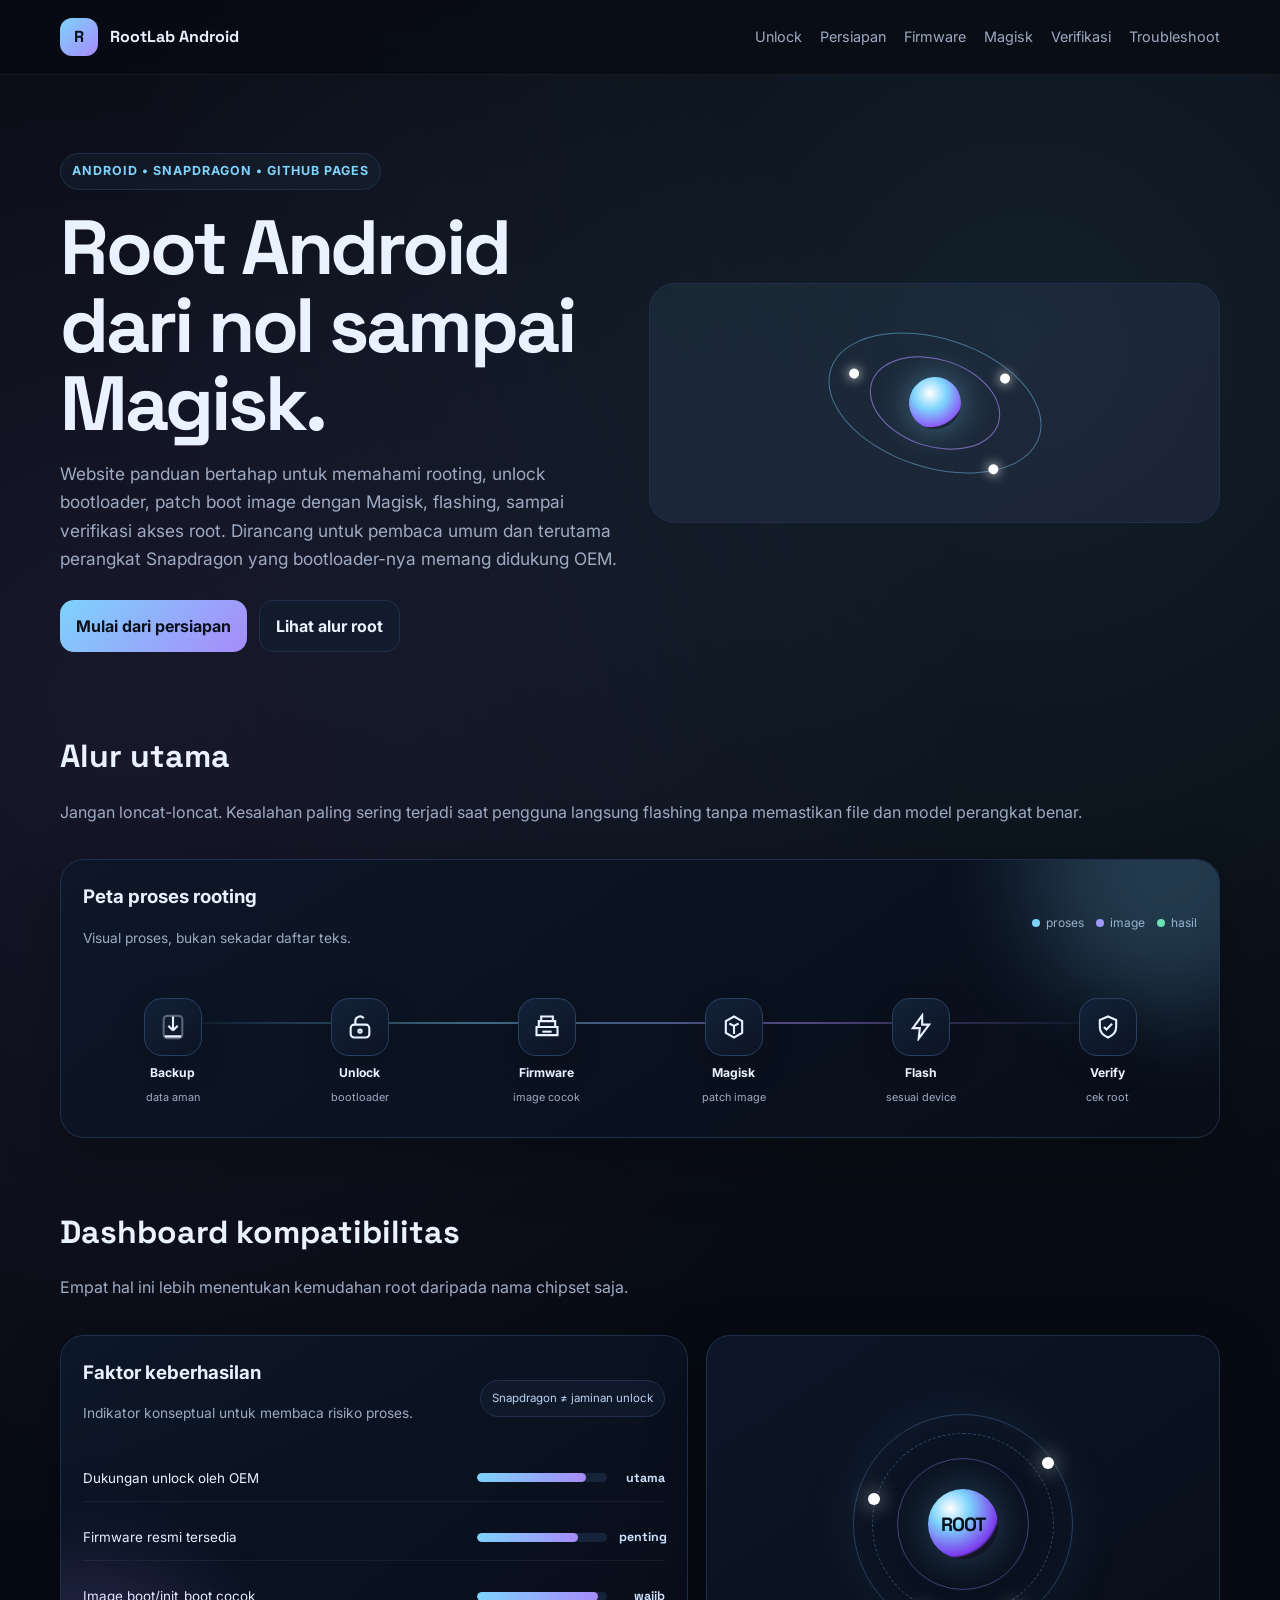
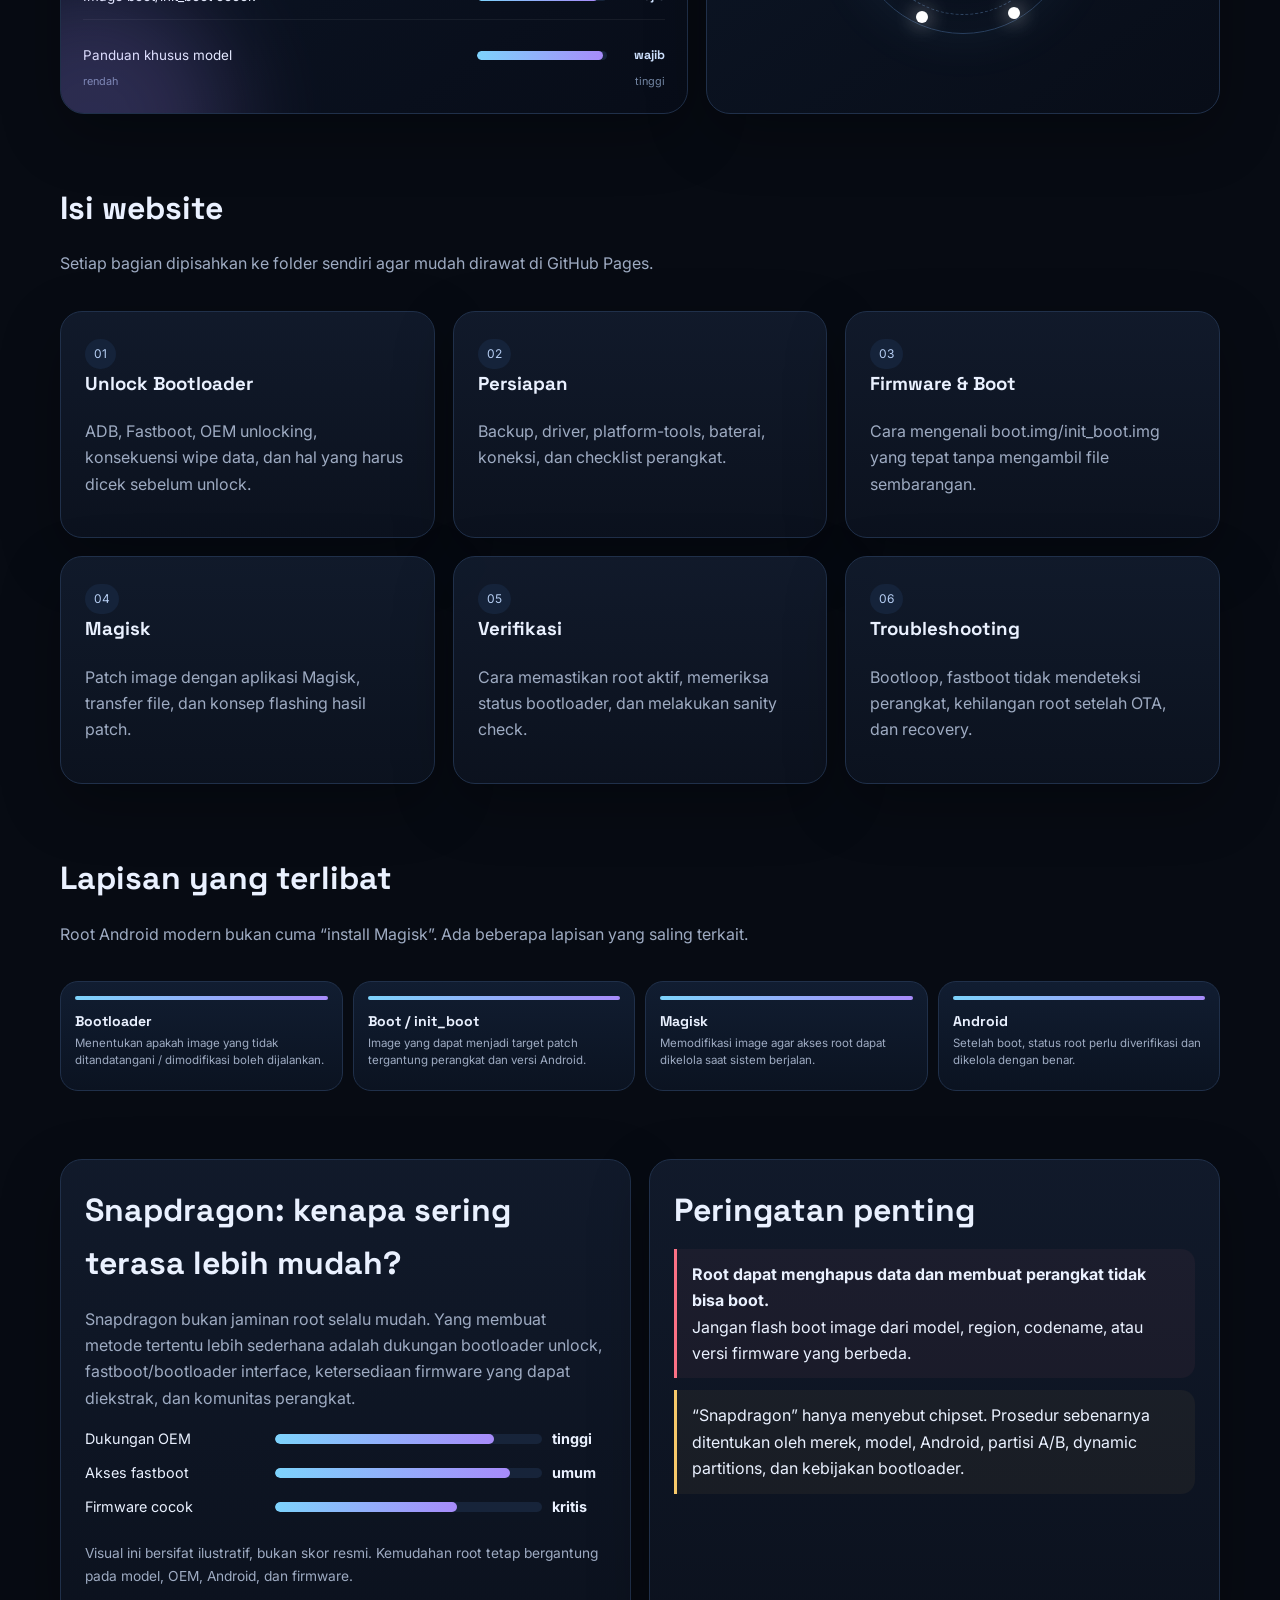
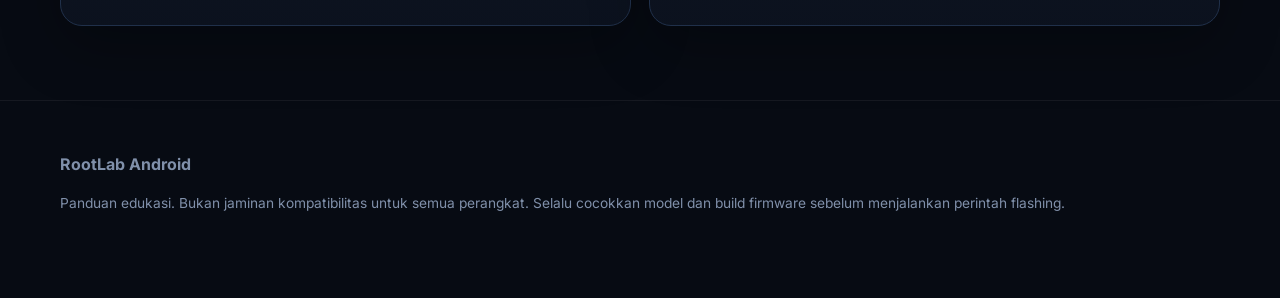
<file: index.html>
<!doctype html><html lang="id"><head><meta charset="utf-8"><meta name="viewport" content="width=device-width,initial-scale=1"><title>RootLab Android — Panduan Root Snapdragon</title><link rel="stylesheet" href="styles.css"><script defer src="script.js"></script></head><body>
<header class="nav"><div class="wrap navin"><a class="brand" href="./"><span class="logo">R</span><span>RootLab Android</span></a><nav class="links"><a href="./unlock-bootloader/">Unlock</a><a href="./prepare/">Persiapan</a><a href="./firmware/">Firmware</a><a href="./magisk/">Magisk</a><a href="./verify/">Verifikasi</a><a href="./troubleshooting/">Troubleshoot</a></nav><a class="btn mobile-only" href="#menu">Menu</a></div></header>
<main class="wrap"><section class="hero"><div class="grid grid-2" style="align-items:center"><div><span class="eyebrow">Android • Snapdragon • GitHub Pages</span><h1>Root Android dari nol sampai Magisk.</h1><p>Website panduan bertahap untuk memahami rooting, unlock bootloader, patch boot image dengan Magisk, flashing, sampai verifikasi akses root. Dirancang untuk pembaca umum dan terutama perangkat Snapdragon yang bootloader-nya memang didukung OEM.</p><div class="btns"><a class="btn primary" href="./prepare/">Mulai dari persiapan</a><a class="btn" href="./unlock-bootloader/">Lihat alur root</a></div></div><div class="hero-visual"><div class="orbit"><span class="core"></span><span class="dot d1"></span><span class="dot d2"></span><span class="dot d3"></span></div></div></div></section>
<section class="section"><div class="section-head"><div><h2>Alur utama</h2><p class="muted">Jangan loncat-loncat. Kesalahan paling sering terjadi saat pengguna langsung flashing tanpa memastikan file dan model perangkat benar.</p></div></div><div class="graphic graphic-pad"><div class="graphic-glow glow-a"></div><div class="graphic-title"><div><h3>Peta proses rooting</h3><p class="small muted">Visual proses, bukan sekadar daftar teks.</p></div><div class="legend"><span><i></i> proses</span><span><i class="purple"></i> image</span><span><i class="green"></i> hasil</span></div></div><div class="pipeline">
<div class="pipe"><div class="ico"><svg viewBox="0 0 24 24" fill="none" stroke="currentColor" stroke-width="1.8"><path d="M12 3v12m0 0 4-4m-4 4-4-4M5 20h14"/><rect x="4" y="2.5" width="16" height="19" rx="3" opacity=".35"/></svg></div><b>Backup</b><small>data aman</small></div>
<div class="pipe"><div class="ico"><svg viewBox="0 0 24 24" fill="none" stroke="currentColor" stroke-width="1.8"><rect x="4" y="10" width="16" height="11" rx="3"/><path d="M8 10V7a4 4 0 0 1 7.2-2.4"/><circle cx="12" cy="15.5" r="1.4"/></svg></div><b>Unlock</b><small>bootloader</small></div>
<div class="pipe"><div class="ico"><svg viewBox="0 0 24 24" fill="none" stroke="currentColor" stroke-width="1.8"><path d="M7 3h10v4H7zM5 7h14v5H5zM3 12h18v7H3z"/><path d="M8 16h8"/></svg></div><b>Firmware</b><small>image cocok</small></div>
<div class="pipe"><div class="ico"><svg viewBox="0 0 24 24" fill="none" stroke="currentColor" stroke-width="1.8"><path d="m12 3 7 4v10l-7 4-7-4V7l7-4Z"/><path d="m8 9 4 2 4-2M12 11v7"/></svg></div><b>Magisk</b><small>patch image</small></div>
<div class="pipe"><div class="ico"><svg viewBox="0 0 24 24" fill="none" stroke="currentColor" stroke-width="1.8"><path d="M13 2 5 13h6l-1 9 9-12h-6l0-8Z"/></svg></div><b>Flash</b><small>sesuai device</small></div>
<div class="pipe"><div class="ico"><svg viewBox="0 0 24 24" fill="none" stroke="currentColor" stroke-width="1.8"><path d="M12 3 19 6v6c0 4.2-2.8 7.2-7 9-4.2-1.8-7-4.8-7-9V6l7-3Z"/><path d="m8.5 12 2.2 2.2 4.8-5"/></svg></div><b>Verify</b><small>cek root</small></div>
</div></div></section>
<section class="section"><div class="section-head"><div><h2>Dashboard kompatibilitas</h2><p class="muted">Empat hal ini lebih menentukan kemudahan root daripada nama chipset saja.</p></div></div><div class="risk-grid"><div class="graphic graphic-pad"><div class="graphic-glow glow-b"></div><div class="graphic-title"><div><h3>Faktor keberhasilan</h3><p class="small muted">Indikator konseptual untuk membaca risiko proses.</p></div><span class="chip">Snapdragon ≠ jaminan unlock</span></div><div class="metric-stack"><div class="metric"><div class="label">Dukungan unlock oleh OEM</div><div class="track"><span style="width:84%"></span></div><div class="value">utama</div></div><div class="metric"><div class="label">Firmware resmi tersedia</div><div class="track"><span style="width:78%"></span></div><div class="value">penting</div></div><div class="metric"><div class="label">Image boot/init_boot cocok</div><div class="track"><span style="width:93%"></span></div><div class="value">wajib</div></div><div class="metric"><div class="label">Panduan khusus model</div><div class="track"><span style="width:97%"></span></div><div class="value">wajib</div></div></div><div class="metric-scale"><span>rendah</span><span>tinggi</span></div></div><div class="graphic status-orbit"><div class="ring"><div class="ring-core"><span>ROOT</span></div><span class="ring-dot rd1"></span><span class="ring-dot rd2"></span><span class="ring-dot rd3"></span><span class="ring-dot rd4"></span></div></div></div></section><section class="section"><div class="section-head"><div><h2>Isi website</h2><p class="muted">Setiap bagian dipisahkan ke folder sendiri agar mudah dirawat di GitHub Pages.</p></div></div><div class="grid grid-3">
<a class="card" data-card href="./unlock-bootloader/"><span class="tag">01</span><h3>Unlock Bootloader</h3><p class="muted">ADB, Fastboot, OEM unlocking, konsekuensi wipe data, dan hal yang harus dicek sebelum unlock.</p></a>
<a class="card" data-card href="./prepare/"><span class="tag">02</span><h3>Persiapan</h3><p class="muted">Backup, driver, platform-tools, baterai, koneksi, dan checklist perangkat.</p></a>
<a class="card" data-card href="./firmware/"><span class="tag">03</span><h3>Firmware & Boot</h3><p class="muted">Cara mengenali boot.img/init_boot.img yang tepat tanpa mengambil file sembarangan.</p></a>
<a class="card" data-card href="./magisk/"><span class="tag">04</span><h3>Magisk</h3><p class="muted">Patch image dengan aplikasi Magisk, transfer file, dan konsep flashing hasil patch.</p></a>
<a class="card" data-card href="./verify/"><span class="tag">05</span><h3>Verifikasi</h3><p class="muted">Cara memastikan root aktif, memeriksa status bootloader, dan melakukan sanity check.</p></a>
<a class="card" data-card href="./troubleshooting/"><span class="tag">06</span><h3>Troubleshooting</h3><p class="muted">Bootloop, fastboot tidak mendeteksi perangkat, kehilangan root setelah OTA, dan recovery.</p></a>
</div></section>
<section class="section"><div class="section-head"><div><h2>Lapisan yang terlibat</h2><p class="muted">Root Android modern bukan cuma “install Magisk”. Ada beberapa lapisan yang saling terkait.</p></div></div><div class="arch"><div class="layer"><div class="stripe"></div><h4>Bootloader</h4><p>Menentukan apakah image yang tidak ditandatangani / dimodifikasi boleh dijalankan.</p></div><div class="layer"><div class="stripe"></div><h4>Boot / init_boot</h4><p>Image yang dapat menjadi target patch tergantung perangkat dan versi Android.</p></div><div class="layer"><div class="stripe"></div><h4>Magisk</h4><p>Memodifikasi image agar akses root dapat dikelola saat sistem berjalan.</p></div><div class="layer"><div class="stripe"></div><h4>Android</h4><p>Setelah boot, status root perlu diverifikasi dan dikelola dengan benar.</p></div></div></section><section class="section"><div class="grid grid-2"><div class="card"><h2>Snapdragon: kenapa sering terasa lebih mudah?</h2><p class="muted">Snapdragon bukan jaminan root selalu mudah. Yang membuat metode tertentu lebih sederhana adalah dukungan bootloader unlock, fastboot/bootloader interface, ketersediaan firmware yang dapat diekstrak, dan komunitas perangkat.</p><div class="chart"><div class="chart-row"><span>Dukungan OEM</span><div class="bar"><span style="width:82%"></span></div><strong>tinggi</strong></div><div class="chart-row"><span>Akses fastboot</span><div class="bar"><span style="width:88%"></span></div><strong>umum</strong></div><div class="chart-row"><span>Firmware cocok</span><div class="bar"><span style="width:68%"></span></div><strong>kritis</strong></div><p class="small muted">Visual ini bersifat ilustratif, bukan skor resmi. Kemudahan root tetap bergantung pada model, OEM, Android, dan firmware.</p></div></div><div class="card"><h2>Peringatan penting</h2><div class="note danger"><strong>Root dapat menghapus data dan membuat perangkat tidak bisa boot.</strong><br>Jangan flash boot image dari model, region, codename, atau versi firmware yang berbeda.</div><div class="note warnbox" style="margin-top:12px">“Snapdragon” hanya menyebut chipset. Prosedur sebenarnya ditentukan oleh merek, model, Android, partisi A/B, dynamic partitions, dan kebijakan bootloader.</div></div></div></section>
</main><footer class="footer"><div class="wrap"><strong>RootLab Android</strong><p class="small">Panduan edukasi. Bukan jaminan kompatibilitas untuk semua perangkat. Selalu cocokkan model dan build firmware sebelum menjalankan perintah flashing.</p></div></footer>
</body></html>
</file>
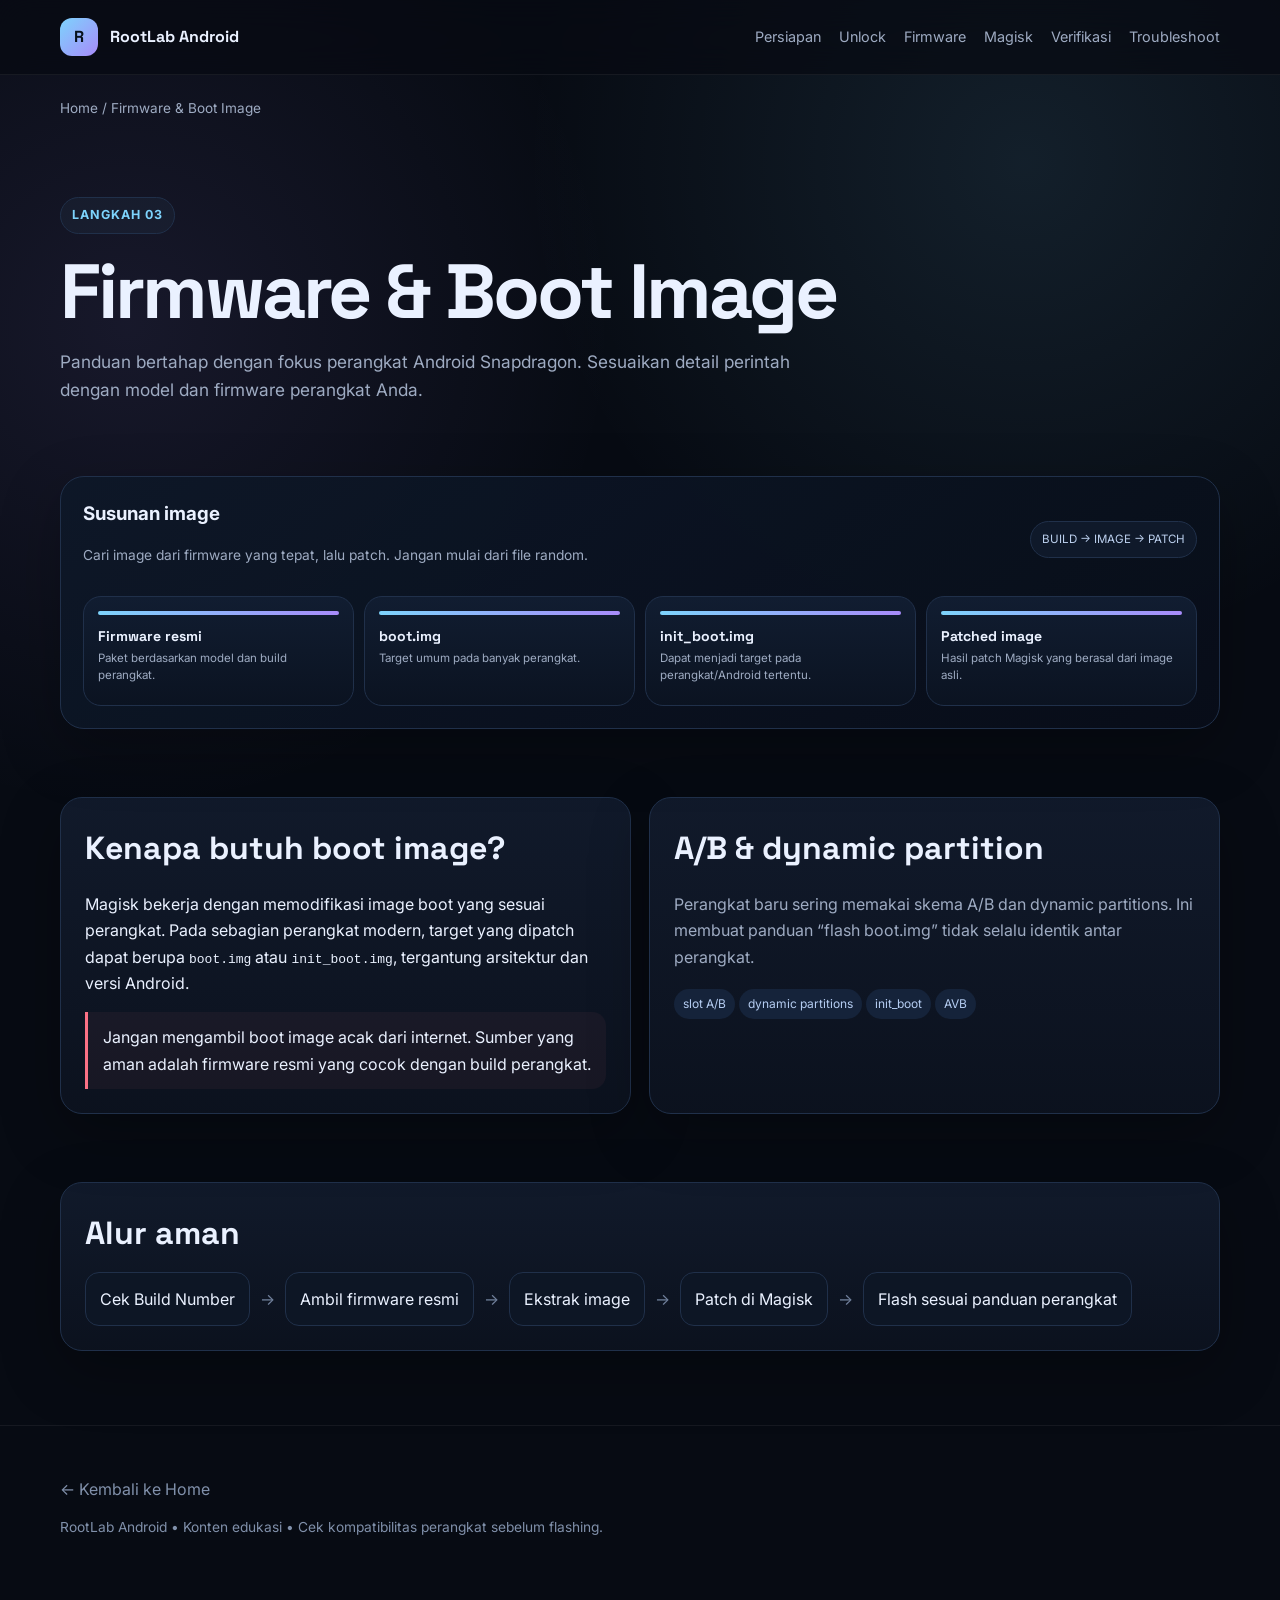
<file: firmware/index.html>
<!doctype html><html lang="id"><head><meta charset="utf-8"><meta name="viewport" content="width=device-width,initial-scale=1"><title>Firmware & Boot Image — RootLab Android</title><link rel="stylesheet" href="../styles.css"><script defer src="../script.js"></script></head><body>
<header class="nav"><div class="wrap navin"><a class="brand" href="../"><span class="logo">R</span><span>RootLab Android</span></a><nav class="links"><a href="../prepare/">Persiapan</a><a href="../unlock-bootloader/">Unlock</a><a href="../firmware/">Firmware</a><a href="../magisk/">Magisk</a><a href="../verify/">Verifikasi</a><a href="../troubleshooting/">Troubleshoot</a></nav></div></header>
<main class="wrap"><div class="breadcrumb"><a href="../">Home</a> / Firmware & Boot Image</div><section class="hero" style="padding-bottom:20px"><span class="eyebrow">Langkah 03</span><h1>Firmware & Boot Image</h1><p class="muted">Panduan bertahap dengan fokus perangkat Android Snapdragon. Sesuaikan detail perintah dengan model dan firmware perangkat Anda.</p></section><section class="section"><div class="graphic graphic-pad"><div class="graphic-title"><div><h3>Susunan image</h3><p class="small muted">Cari image dari firmware yang tepat, lalu patch. Jangan mulai dari file random.</p></div><span class="chip">BUILD → IMAGE → PATCH</span></div><div class="arch"><div class="layer"><div class="stripe"></div><h4>Firmware resmi</h4><p>Paket berdasarkan model dan build perangkat.</p></div><div class="layer"><div class="stripe"></div><h4>boot.img</h4><p>Target umum pada banyak perangkat.</p></div><div class="layer"><div class="stripe"></div><h4>init_boot.img</h4><p>Dapat menjadi target pada perangkat/Android tertentu.</p></div><div class="layer"><div class="stripe"></div><h4>Patched image</h4><p>Hasil patch Magisk yang berasal dari image asli.</p></div></div></div></section><section class="section"><div class="grid grid-2"><div class="card"><h2>Kenapa butuh boot image?</h2><p>Magisk bekerja dengan memodifikasi image boot yang sesuai perangkat. Pada sebagian perangkat modern, target yang dipatch dapat berupa <code>boot.img</code> atau <code>init_boot.img</code>, tergantung arsitektur dan versi Android.</p><div class="note danger">Jangan mengambil boot image acak dari internet. Sumber yang aman adalah firmware resmi yang cocok dengan build perangkat.</div></div><div class="card"><h2>A/B & dynamic partition</h2><p class="muted">Perangkat baru sering memakai skema A/B dan dynamic partitions. Ini membuat panduan “flash boot.img” tidak selalu identik antar perangkat.</p><div class="tag">slot A/B</div><div class="tag">dynamic partitions</div><div class="tag">init_boot</div><div class="tag">AVB</div></div></div></section><section class="section"><div class="card"><h2>Alur aman</h2><div class="flow"><span class="node">Cek Build Number</span><span class="arrow">→</span><span class="node">Ambil firmware resmi</span><span class="arrow">→</span><span class="node">Ekstrak image</span><span class="arrow">→</span><span class="node">Patch di Magisk</span><span class="arrow">→</span><span class="node">Flash sesuai panduan perangkat</span></div></div></section></main><footer class="footer"><div class="wrap"><a href="../">← Kembali ke Home</a><p class="small">RootLab Android • Konten edukasi • Cek kompatibilitas perangkat sebelum flashing.</p></div></footer>
</body></html>
</file>
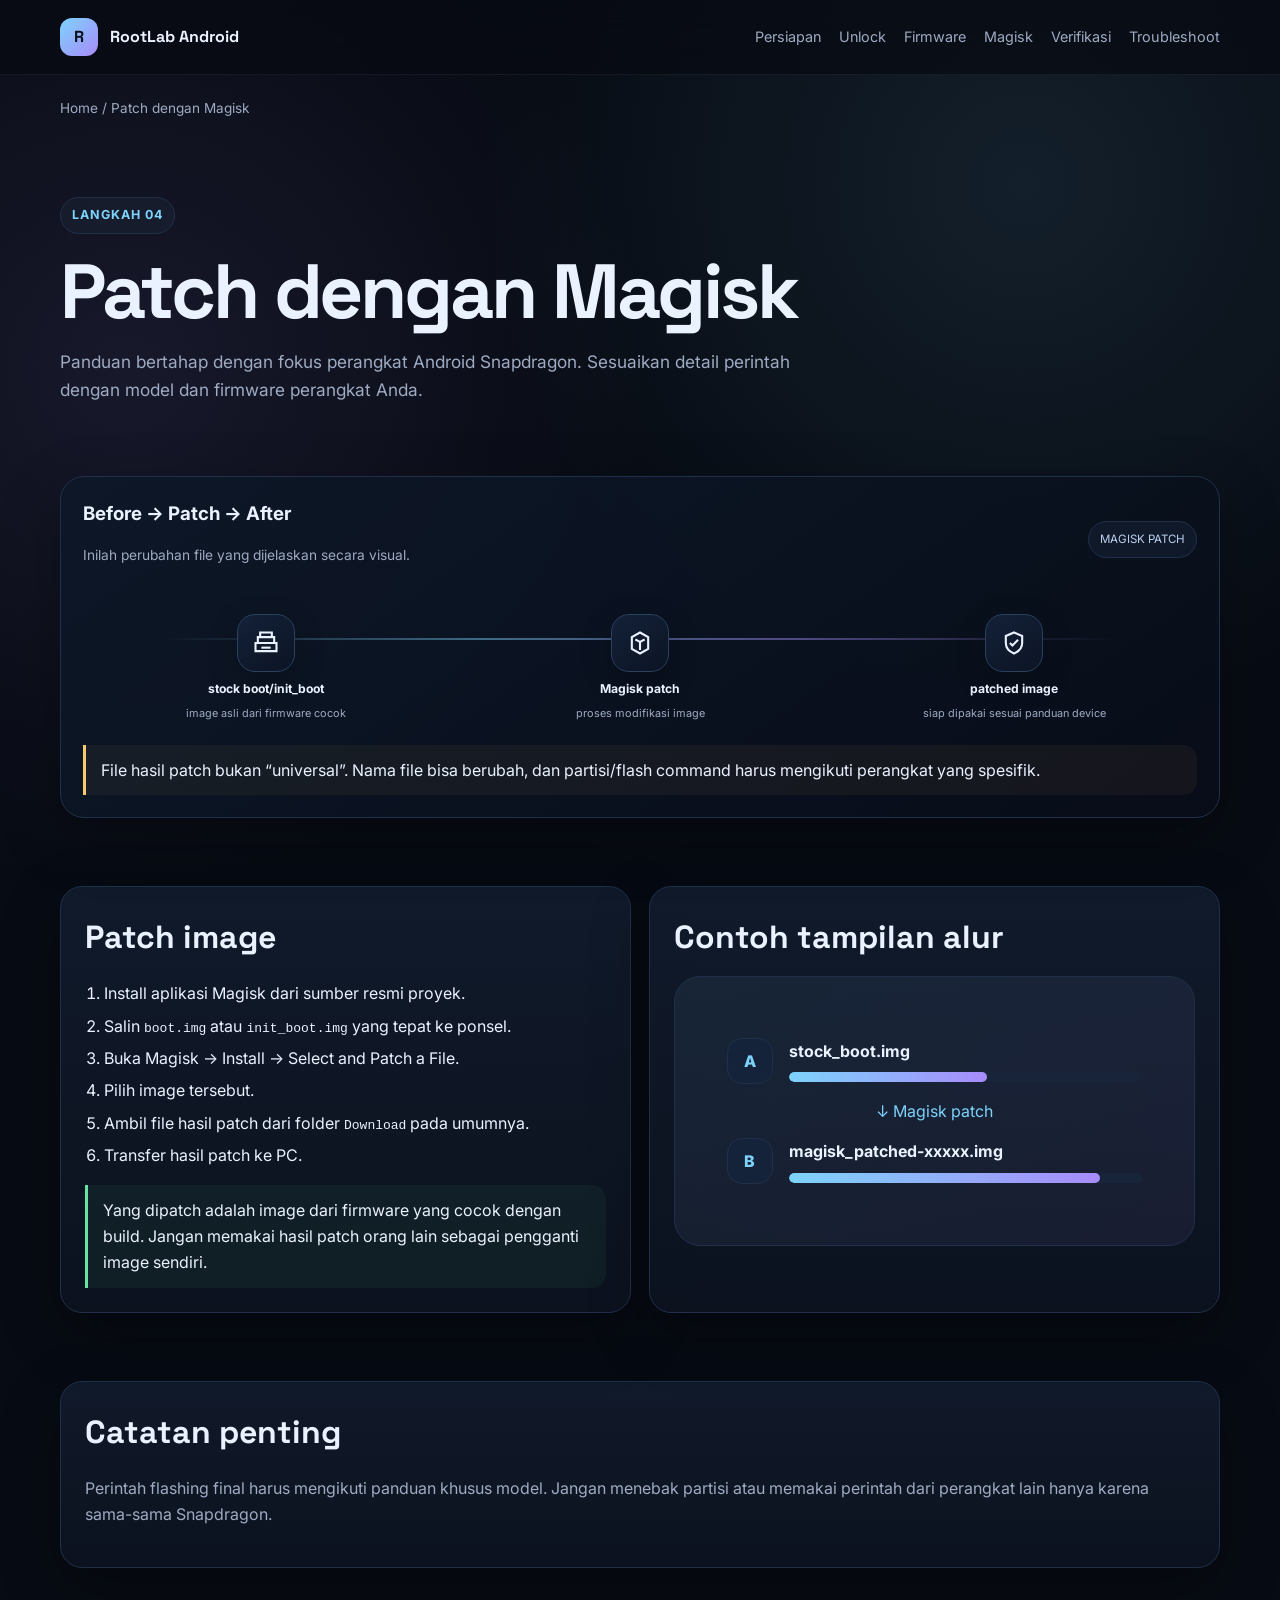
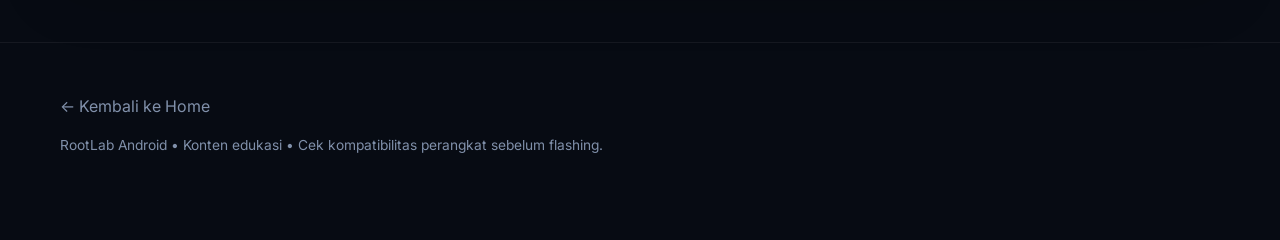
<file: magisk/index.html>
<!doctype html><html lang="id"><head><meta charset="utf-8"><meta name="viewport" content="width=device-width,initial-scale=1"><title>Patch dengan Magisk — RootLab Android</title><link rel="stylesheet" href="../styles.css"><script defer src="../script.js"></script></head><body>
<header class="nav"><div class="wrap navin"><a class="brand" href="../"><span class="logo">R</span><span>RootLab Android</span></a><nav class="links"><a href="../prepare/">Persiapan</a><a href="../unlock-bootloader/">Unlock</a><a href="../firmware/">Firmware</a><a href="../magisk/">Magisk</a><a href="../verify/">Verifikasi</a><a href="../troubleshooting/">Troubleshoot</a></nav></div></header>
<main class="wrap"><div class="breadcrumb"><a href="../">Home</a> / Patch dengan Magisk</div><section class="hero" style="padding-bottom:20px"><span class="eyebrow">Langkah 04</span><h1>Patch dengan Magisk</h1><p class="muted">Panduan bertahap dengan fokus perangkat Android Snapdragon. Sesuaikan detail perintah dengan model dan firmware perangkat Anda.</p></section><section class="section"><div class="graphic graphic-pad"><div class="graphic-title"><div><h3>Before → Patch → After</h3><p class="small muted">Inilah perubahan file yang dijelaskan secara visual.</p></div><span class="chip">MAGISK PATCH</span></div><div class="pipeline" style="grid-template-columns:repeat(3,1fr)"><div class="pipe"><div class="ico"><svg viewBox="0 0 24 24" fill="none" stroke="currentColor" stroke-width="1.8"><path d="M7 3h10v4H7zM5 7h14v5H5zM3 12h18v7H3z"/><path d="M8 16h8"/></svg></div><b>stock boot/init_boot</b><small>image asli dari firmware cocok</small></div><div class="pipe"><div class="ico"><svg viewBox="0 0 24 24" fill="none" stroke="currentColor" stroke-width="1.8"><path d="m12 3 7 4v10l-7 4-7-4V7l7-4Z"/><path d="m8 9 4 2 4-2M12 11v7"/></svg></div><b>Magisk patch</b><small>proses modifikasi image</small></div><div class="pipe"><div class="ico"><svg viewBox="0 0 24 24" fill="none" stroke="currentColor" stroke-width="1.8"><path d="M12 3 19 6v6c0 4.2-2.8 7.2-7 9-4.2-1.8-7-4.8-7-9V6l7-3Z"/><path d="m8.5 12 2.2 2.2 4.8-5"/></svg></div><b>patched image</b><small>siap dipakai sesuai panduan device</small></div></div><div class="note warnbox" style="margin-top:14px">File hasil patch bukan “universal”. Nama file bisa berubah, dan partisi/flash command harus mengikuti perangkat yang spesifik.</div></div></section><section class="section"><div class="grid grid-2"><div class="card"><h2>Patch image</h2><ol class="list"><li>Install aplikasi Magisk dari sumber resmi proyek.</li><li>Salin <code>boot.img</code> atau <code>init_boot.img</code> yang tepat ke ponsel.</li><li>Buka Magisk → Install → Select and Patch a File.</li><li>Pilih image tersebut.</li><li>Ambil file hasil patch dari folder <code>Download</code> pada umumnya.</li><li>Transfer hasil patch ke PC.</li></ol><div class="note ok">Yang dipatch adalah image dari firmware yang cocok dengan build. Jangan memakai hasil patch orang lain sebagai pengganti image sendiri.</div></div><div class="card"><h2>Contoh tampilan alur</h2><div class="hero-visual" style="min-height:270px"><div class="timeline" style="width:80%"><div class="step"><div class="num">A</div><div><strong>stock_boot.img</strong><div class="bar" style="margin-top:8px"><span style="width:56%"></span></div></div></div><div style="text-align:center;color:var(--accent)">↓ Magisk patch</div><div class="step"><div class="num">B</div><div><strong>magisk_patched-xxxxx.img</strong><div class="bar" style="margin-top:8px"><span style="width:88%"></span></div></div></div></div></div></div></div></section><section class="section"><div class="card"><h2>Catatan penting</h2><p class="muted">Perintah flashing final harus mengikuti panduan khusus model. Jangan menebak partisi atau memakai perintah dari perangkat lain hanya karena sama-sama Snapdragon.</p></div></section></main><footer class="footer"><div class="wrap"><a href="../">← Kembali ke Home</a><p class="small">RootLab Android • Konten edukasi • Cek kompatibilitas perangkat sebelum flashing.</p></div></footer>
</body></html>
</file>
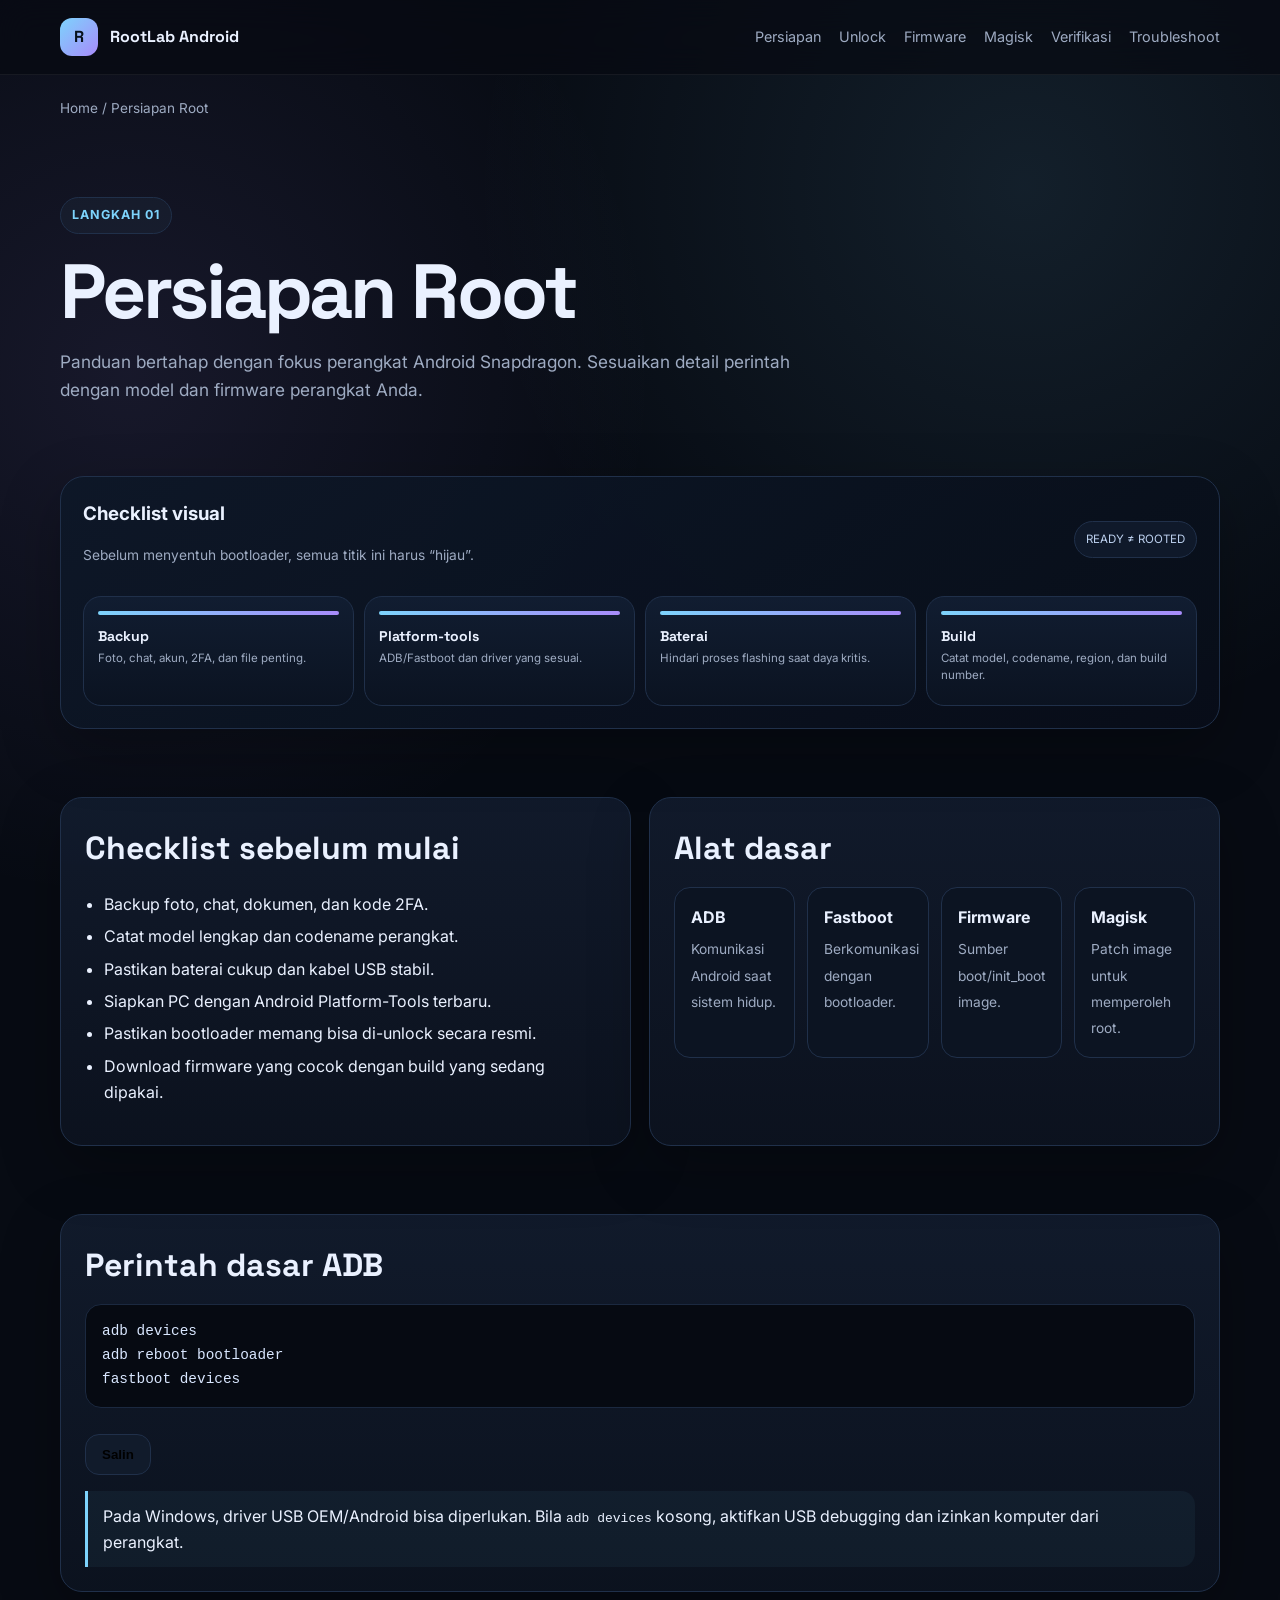
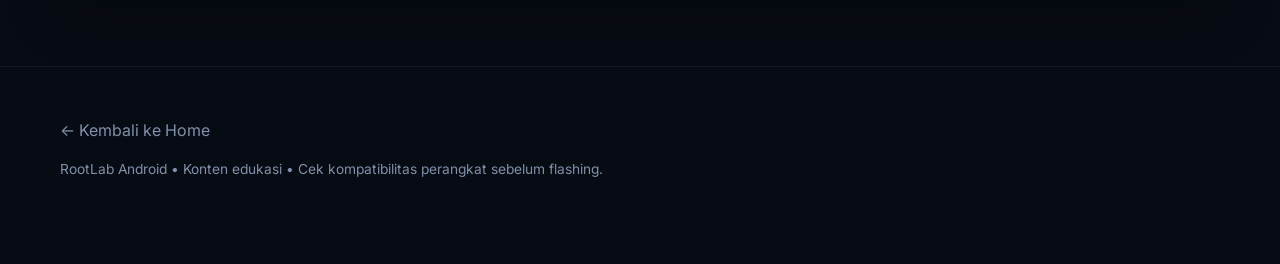
<file: prepare/index.html>
<!doctype html><html lang="id"><head><meta charset="utf-8"><meta name="viewport" content="width=device-width,initial-scale=1"><title>Persiapan Root — RootLab Android</title><link rel="stylesheet" href="../styles.css"><script defer src="../script.js"></script></head><body>
<header class="nav"><div class="wrap navin"><a class="brand" href="../"><span class="logo">R</span><span>RootLab Android</span></a><nav class="links"><a href="../prepare/">Persiapan</a><a href="../unlock-bootloader/">Unlock</a><a href="../firmware/">Firmware</a><a href="../magisk/">Magisk</a><a href="../verify/">Verifikasi</a><a href="../troubleshooting/">Troubleshoot</a></nav></div></header>
<main class="wrap"><div class="breadcrumb"><a href="../">Home</a> / Persiapan Root</div><section class="hero" style="padding-bottom:20px"><span class="eyebrow">Langkah 01</span><h1>Persiapan Root</h1><p class="muted">Panduan bertahap dengan fokus perangkat Android Snapdragon. Sesuaikan detail perintah dengan model dan firmware perangkat Anda.</p></section><section class="section"><div class="graphic graphic-pad"><div class="graphic-title"><div><h3>Checklist visual</h3><p class="small muted">Sebelum menyentuh bootloader, semua titik ini harus “hijau”.</p></div><span class="chip">READY ≠ ROOTED</span></div><div class="arch"><div class="layer"><div class="stripe"></div><h4>Backup</h4><p>Foto, chat, akun, 2FA, dan file penting.</p></div><div class="layer"><div class="stripe"></div><h4>Platform-tools</h4><p>ADB/Fastboot dan driver yang sesuai.</p></div><div class="layer"><div class="stripe"></div><h4>Baterai</h4><p>Hindari proses flashing saat daya kritis.</p></div><div class="layer"><div class="stripe"></div><h4>Build</h4><p>Catat model, codename, region, dan build number.</p></div></div></div></section><section class="section"><div class="grid grid-2"><div class="card"><h2>Checklist sebelum mulai</h2><ul class="list"><li>Backup foto, chat, dokumen, dan kode 2FA.</li><li>Catat model lengkap dan codename perangkat.</li><li>Pastikan baterai cukup dan kabel USB stabil.</li><li>Siapkan PC dengan Android Platform-Tools terbaru.</li><li>Pastikan bootloader memang bisa di-unlock secara resmi.</li><li>Download firmware yang cocok dengan build yang sedang dipakai.</li></ul></div><div class="card"><h2>Alat dasar</h2><div class="mini-grid"><div class="mini"><strong>ADB</strong><span class="muted small">Komunikasi Android saat sistem hidup.</span></div><div class="mini"><strong>Fastboot</strong><span class="muted small">Berkomunikasi dengan bootloader.</span></div><div class="mini"><strong>Firmware</strong><span class="muted small">Sumber boot/init_boot image.</span></div><div class="mini"><strong>Magisk</strong><span class="muted small">Patch image untuk memperoleh root.</span></div></div></div></div></section><section class="section"><div class="card"><h2>Perintah dasar ADB</h2><div class="code" id="code1">adb devices
adb reboot bootloader
fastboot devices</div><div class="btns"><button class="btn" data-copy="#code1">Salin</button></div><div class="note" style="margin-top:16px">Pada Windows, driver USB OEM/Android bisa diperlukan. Bila <code>adb devices</code> kosong, aktifkan USB debugging dan izinkan komputer dari perangkat.</div></div></section></main><footer class="footer"><div class="wrap"><a href="../">← Kembali ke Home</a><p class="small">RootLab Android • Konten edukasi • Cek kompatibilitas perangkat sebelum flashing.</p></div></footer>
</body></html>
</file>
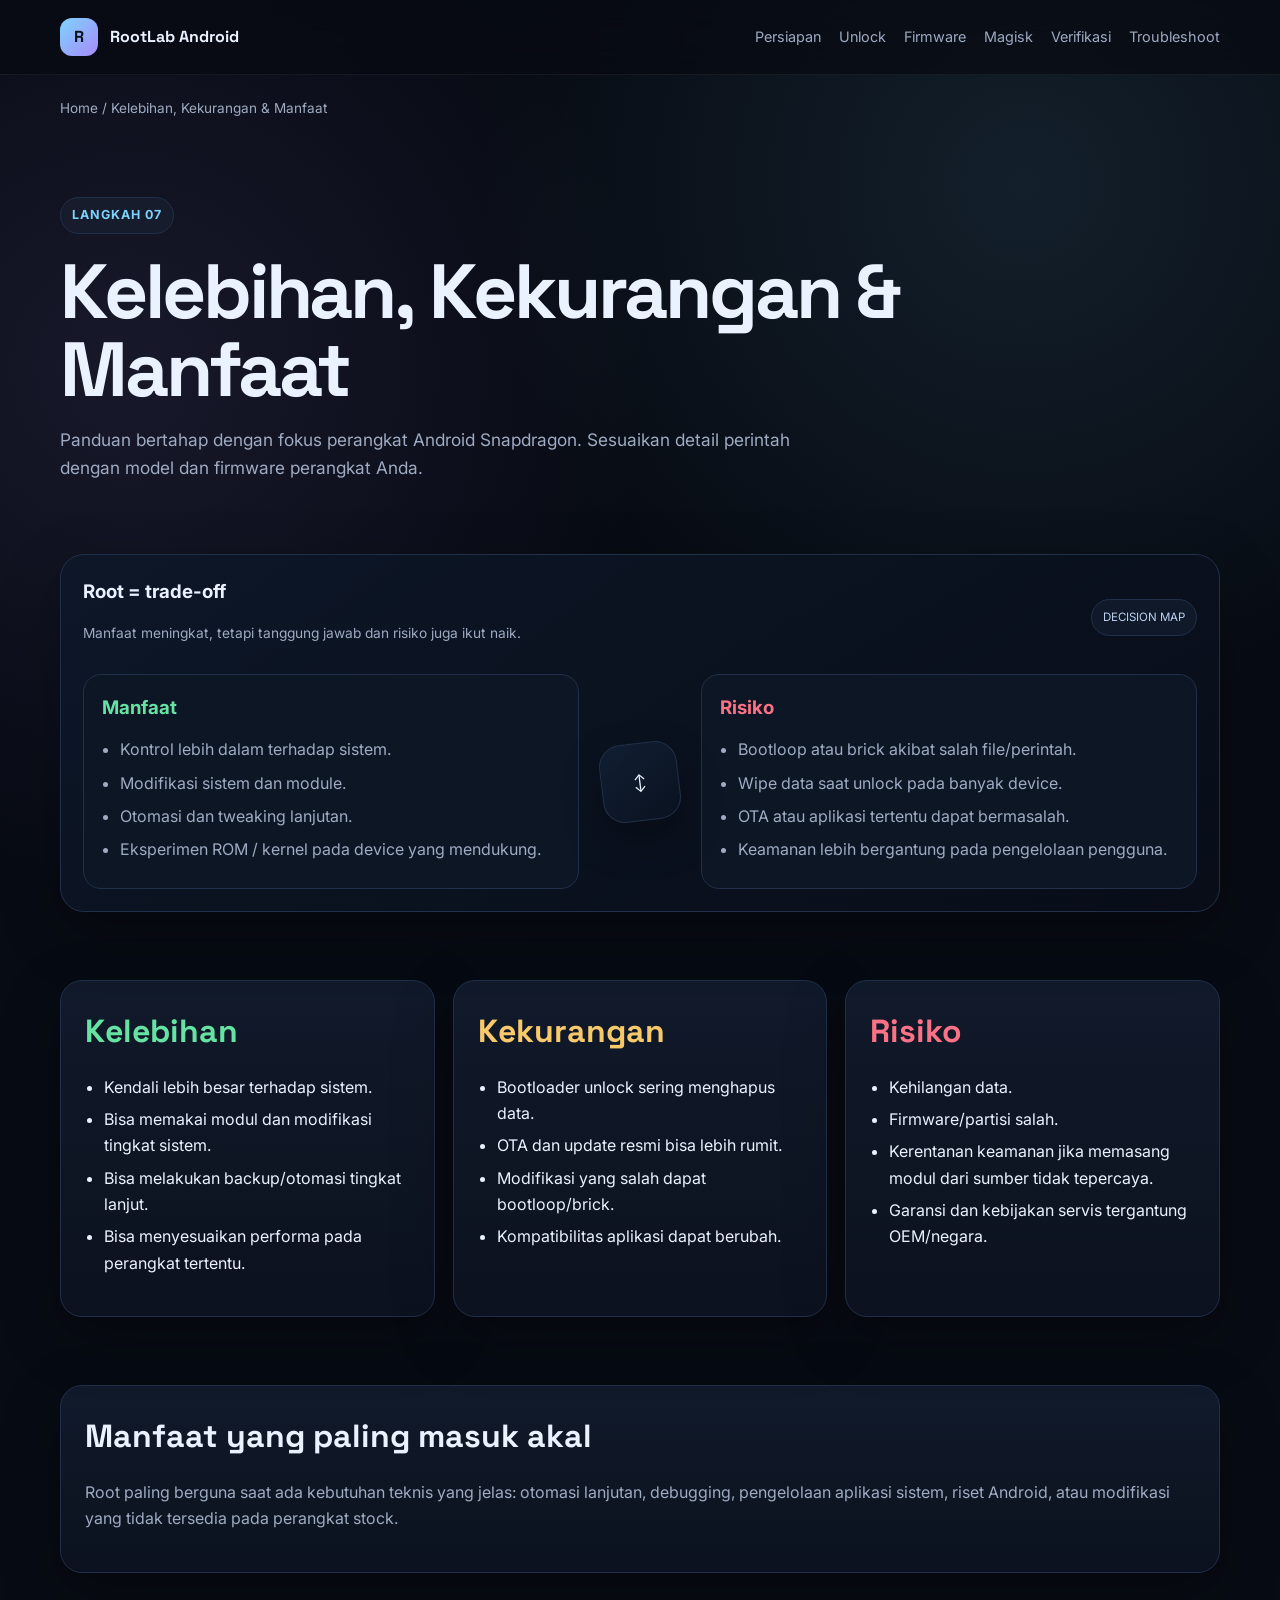
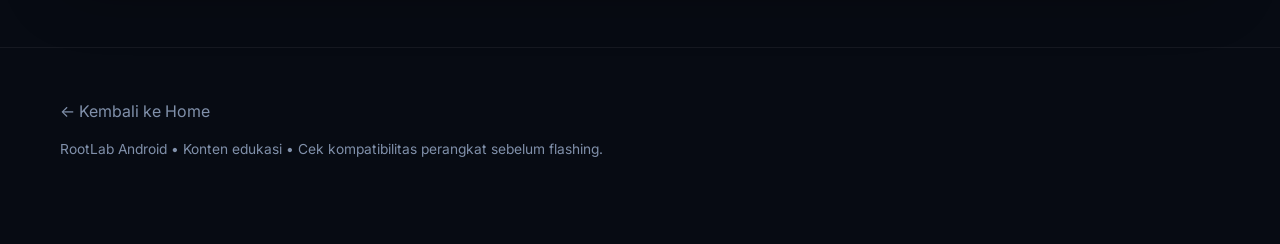
<file: pros-cons/index.html>
<!doctype html><html lang="id"><head><meta charset="utf-8"><meta name="viewport" content="width=device-width,initial-scale=1"><title>Kelebihan, Kekurangan & Manfaat — RootLab Android</title><link rel="stylesheet" href="../styles.css"><script defer src="../script.js"></script></head><body>
<header class="nav"><div class="wrap navin"><a class="brand" href="../"><span class="logo">R</span><span>RootLab Android</span></a><nav class="links"><a href="../prepare/">Persiapan</a><a href="../unlock-bootloader/">Unlock</a><a href="../firmware/">Firmware</a><a href="../magisk/">Magisk</a><a href="../verify/">Verifikasi</a><a href="../troubleshooting/">Troubleshoot</a></nav></div></header>
<main class="wrap"><div class="breadcrumb"><a href="../">Home</a> / Kelebihan, Kekurangan & Manfaat</div><section class="hero" style="padding-bottom:20px"><span class="eyebrow">Langkah 07</span><h1>Kelebihan, Kekurangan & Manfaat</h1><p class="muted">Panduan bertahap dengan fokus perangkat Android Snapdragon. Sesuaikan detail perintah dengan model dan firmware perangkat Anda.</p></section><section class="section"><div class="graphic graphic-pad"><div class="graphic-title"><div><h3>Root = trade-off</h3><p class="small muted">Manfaat meningkat, tetapi tanggung jawab dan risiko juga ikut naik.</p></div><span class="chip">DECISION MAP</span></div><div class="balance"><div class="balance-panel"><h3 class="pill-good">Manfaat</h3><ul><li>Kontrol lebih dalam terhadap sistem.</li><li>Modifikasi sistem dan module.</li><li>Otomasi dan tweaking lanjutan.</li><li>Eksperimen ROM / kernel pada device yang mendukung.</li></ul></div><div class="balance-mid"><div class="scale">↕</div></div><div class="balance-panel"><h3 class="pill-bad">Risiko</h3><ul><li>Bootloop atau brick akibat salah file/perintah.</li><li>Wipe data saat unlock pada banyak device.</li><li>OTA atau aplikasi tertentu dapat bermasalah.</li><li>Keamanan lebih bergantung pada pengelolaan pengguna.</li></ul></div></div></div></section><section class="section"><div class="grid grid-3"><div class="card"><h2 class="pill-good">Kelebihan</h2><ul class="list"><li>Kendali lebih besar terhadap sistem.</li><li>Bisa memakai modul dan modifikasi tingkat sistem.</li><li>Bisa melakukan backup/otomasi tingkat lanjut.</li><li>Bisa menyesuaikan performa pada perangkat tertentu.</li></ul></div><div class="card"><h2 class="pill-warn">Kekurangan</h2><ul class="list"><li>Bootloader unlock sering menghapus data.</li><li>OTA dan update resmi bisa lebih rumit.</li><li>Modifikasi yang salah dapat bootloop/brick.</li><li>Kompatibilitas aplikasi dapat berubah.</li></ul></div><div class="card"><h2 class="pill-bad">Risiko</h2><ul class="list"><li>Kehilangan data.</li><li>Firmware/partisi salah.</li><li>Kerentanan keamanan jika memasang modul dari sumber tidak tepercaya.</li><li>Garansi dan kebijakan servis tergantung OEM/negara.</li></ul></div></div></section><section class="section"><div class="card"><h2>Manfaat yang paling masuk akal</h2><p class="muted">Root paling berguna saat ada kebutuhan teknis yang jelas: otomasi lanjutan, debugging, pengelolaan aplikasi sistem, riset Android, atau modifikasi yang tidak tersedia pada perangkat stock.</p></div></section></main><footer class="footer"><div class="wrap"><a href="../">← Kembali ke Home</a><p class="small">RootLab Android • Konten edukasi • Cek kompatibilitas perangkat sebelum flashing.</p></div></footer>
</body></html>
</file>
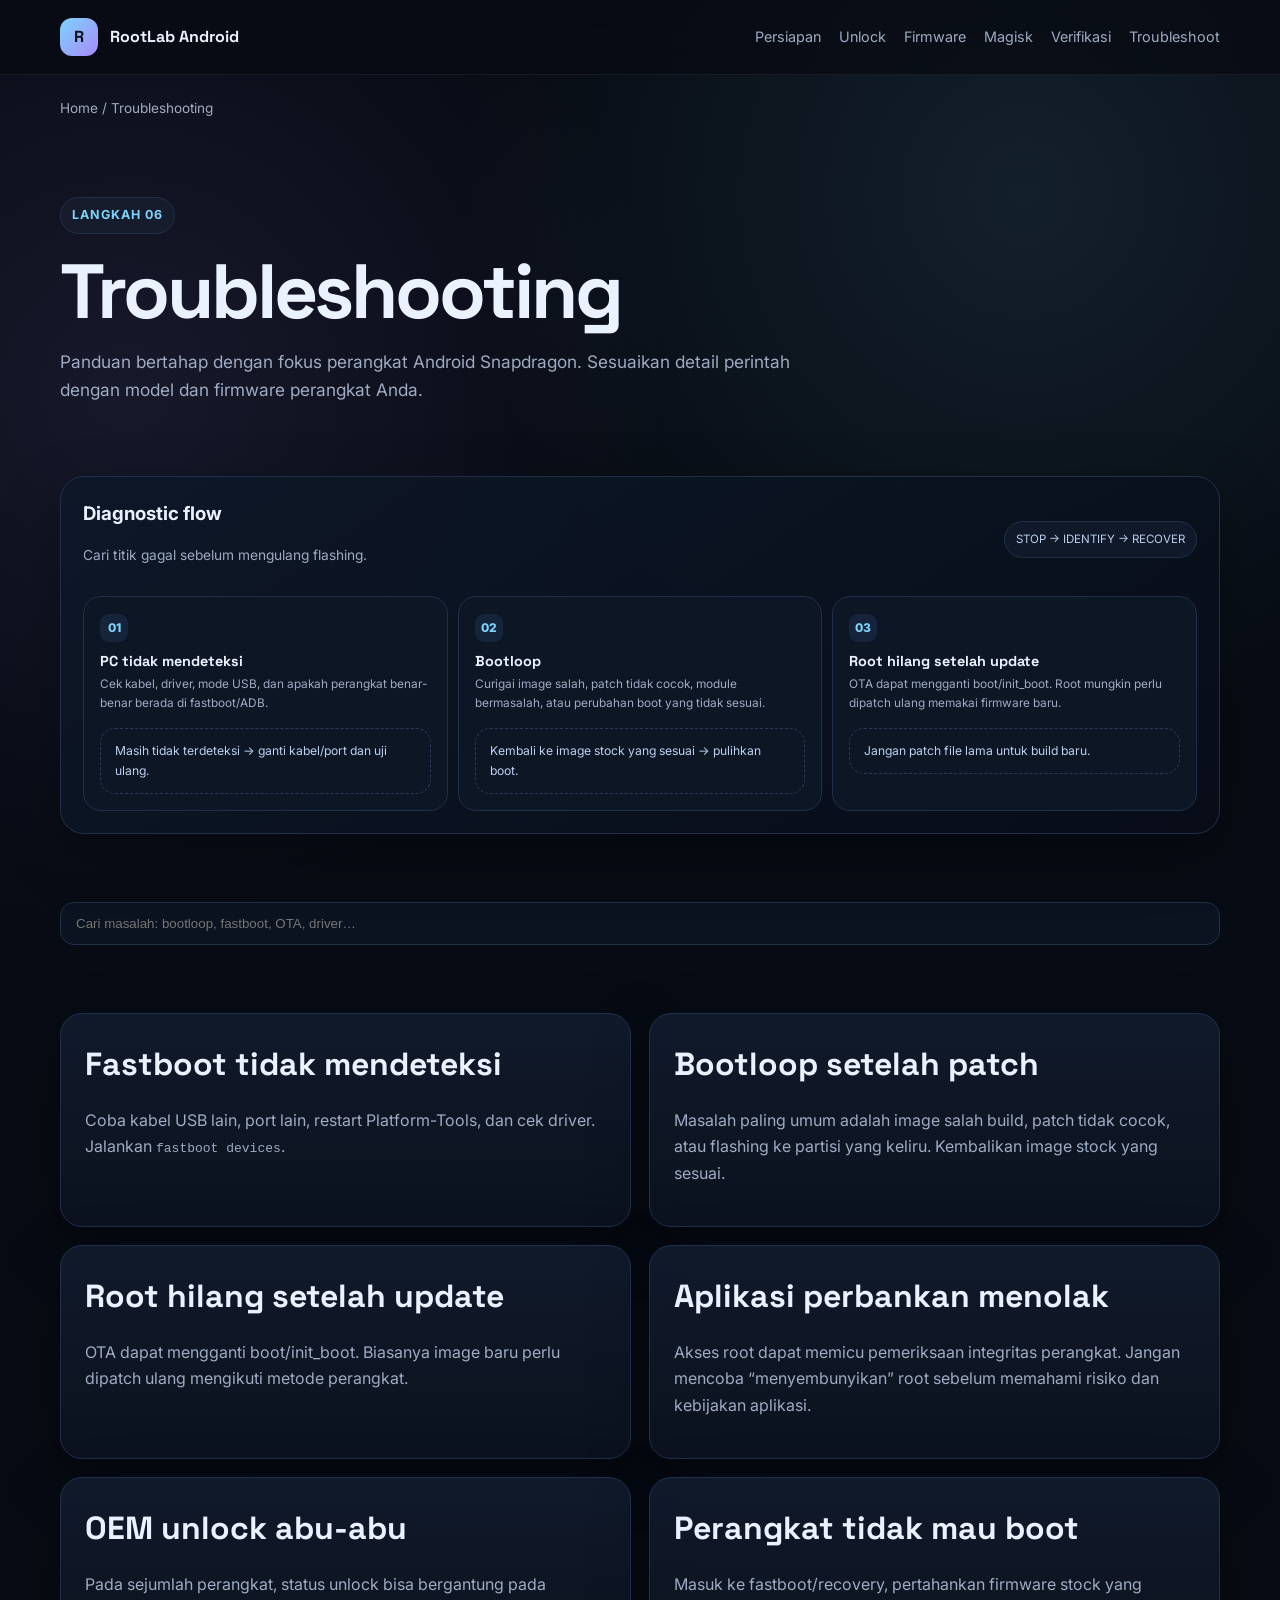
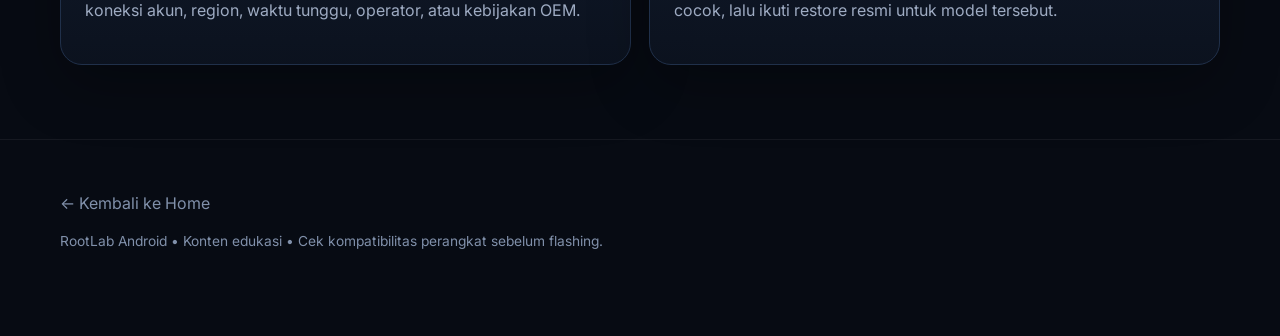
<file: troubleshooting/index.html>
<!doctype html><html lang="id"><head><meta charset="utf-8"><meta name="viewport" content="width=device-width,initial-scale=1"><title>Troubleshooting — RootLab Android</title><link rel="stylesheet" href="../styles.css"><script defer src="../script.js"></script></head><body>
<header class="nav"><div class="wrap navin"><a class="brand" href="../"><span class="logo">R</span><span>RootLab Android</span></a><nav class="links"><a href="../prepare/">Persiapan</a><a href="../unlock-bootloader/">Unlock</a><a href="../firmware/">Firmware</a><a href="../magisk/">Magisk</a><a href="../verify/">Verifikasi</a><a href="../troubleshooting/">Troubleshoot</a></nav></div></header>
<main class="wrap"><div class="breadcrumb"><a href="../">Home</a> / Troubleshooting</div><section class="hero" style="padding-bottom:20px"><span class="eyebrow">Langkah 06</span><h1>Troubleshooting</h1><p class="muted">Panduan bertahap dengan fokus perangkat Android Snapdragon. Sesuaikan detail perintah dengan model dan firmware perangkat Anda.</p></section><section class="section"><div class="graphic graphic-pad"><div class="graphic-title"><div><h3>Diagnostic flow</h3><p class="small muted">Cari titik gagal sebelum mengulang flashing.</p></div><span class="chip">STOP → IDENTIFY → RECOVER</span></div><div class="diag"><div class="diag-step"><span class="badge">01</span><h4>PC tidak mendeteksi</h4><p>Cek kabel, driver, mode USB, dan apakah perangkat benar-benar berada di fastboot/ADB.</p><div class="diag-branch">Masih tidak terdeteksi → ganti kabel/port dan uji ulang.</div></div><div class="diag-step"><span class="badge">02</span><h4>Bootloop</h4><p>Curigai image salah, patch tidak cocok, module bermasalah, atau perubahan boot yang tidak sesuai.</p><div class="diag-branch">Kembali ke image stock yang sesuai → pulihkan boot.</div></div><div class="diag-step"><span class="badge">03</span><h4>Root hilang setelah update</h4><p>OTA dapat mengganti boot/init_boot. Root mungkin perlu dipatch ulang memakai firmware baru.</p><div class="diag-branch">Jangan patch file lama untuk build baru.</div></div></div></div></section><section class="section"><input class="search" data-search placeholder="Cari masalah: bootloop, fastboot, OTA, driver…"></section><section class="section"><div class="grid grid-2"><div class="card" data-card><h2>Fastboot tidak mendeteksi</h2><p class="muted">Coba kabel USB lain, port lain, restart Platform-Tools, dan cek driver. Jalankan <code>fastboot devices</code>.</p></div><div class="card" data-card><h2>Bootloop setelah patch</h2><p class="muted">Masalah paling umum adalah image salah build, patch tidak cocok, atau flashing ke partisi yang keliru. Kembalikan image stock yang sesuai.</p></div><div class="card" data-card><h2>Root hilang setelah update</h2><p class="muted">OTA dapat mengganti boot/init_boot. Biasanya image baru perlu dipatch ulang mengikuti metode perangkat.</p></div><div class="card" data-card><h2>Aplikasi perbankan menolak</h2><p class="muted">Akses root dapat memicu pemeriksaan integritas perangkat. Jangan mencoba “menyembunyikan” root sebelum memahami risiko dan kebijakan aplikasi.</p></div><div class="card" data-card><h2>OEM unlock abu-abu</h2><p class="muted">Pada sejumlah perangkat, status unlock bisa bergantung pada koneksi akun, region, waktu tunggu, operator, atau kebijakan OEM.</p></div><div class="card" data-card><h2>Perangkat tidak mau boot</h2><p class="muted">Masuk ke fastboot/recovery, pertahankan firmware stock yang cocok, lalu ikuti restore resmi untuk model tersebut.</p></div></div></section></main><footer class="footer"><div class="wrap"><a href="../">← Kembali ke Home</a><p class="small">RootLab Android • Konten edukasi • Cek kompatibilitas perangkat sebelum flashing.</p></div></footer>
</body></html>
</file>
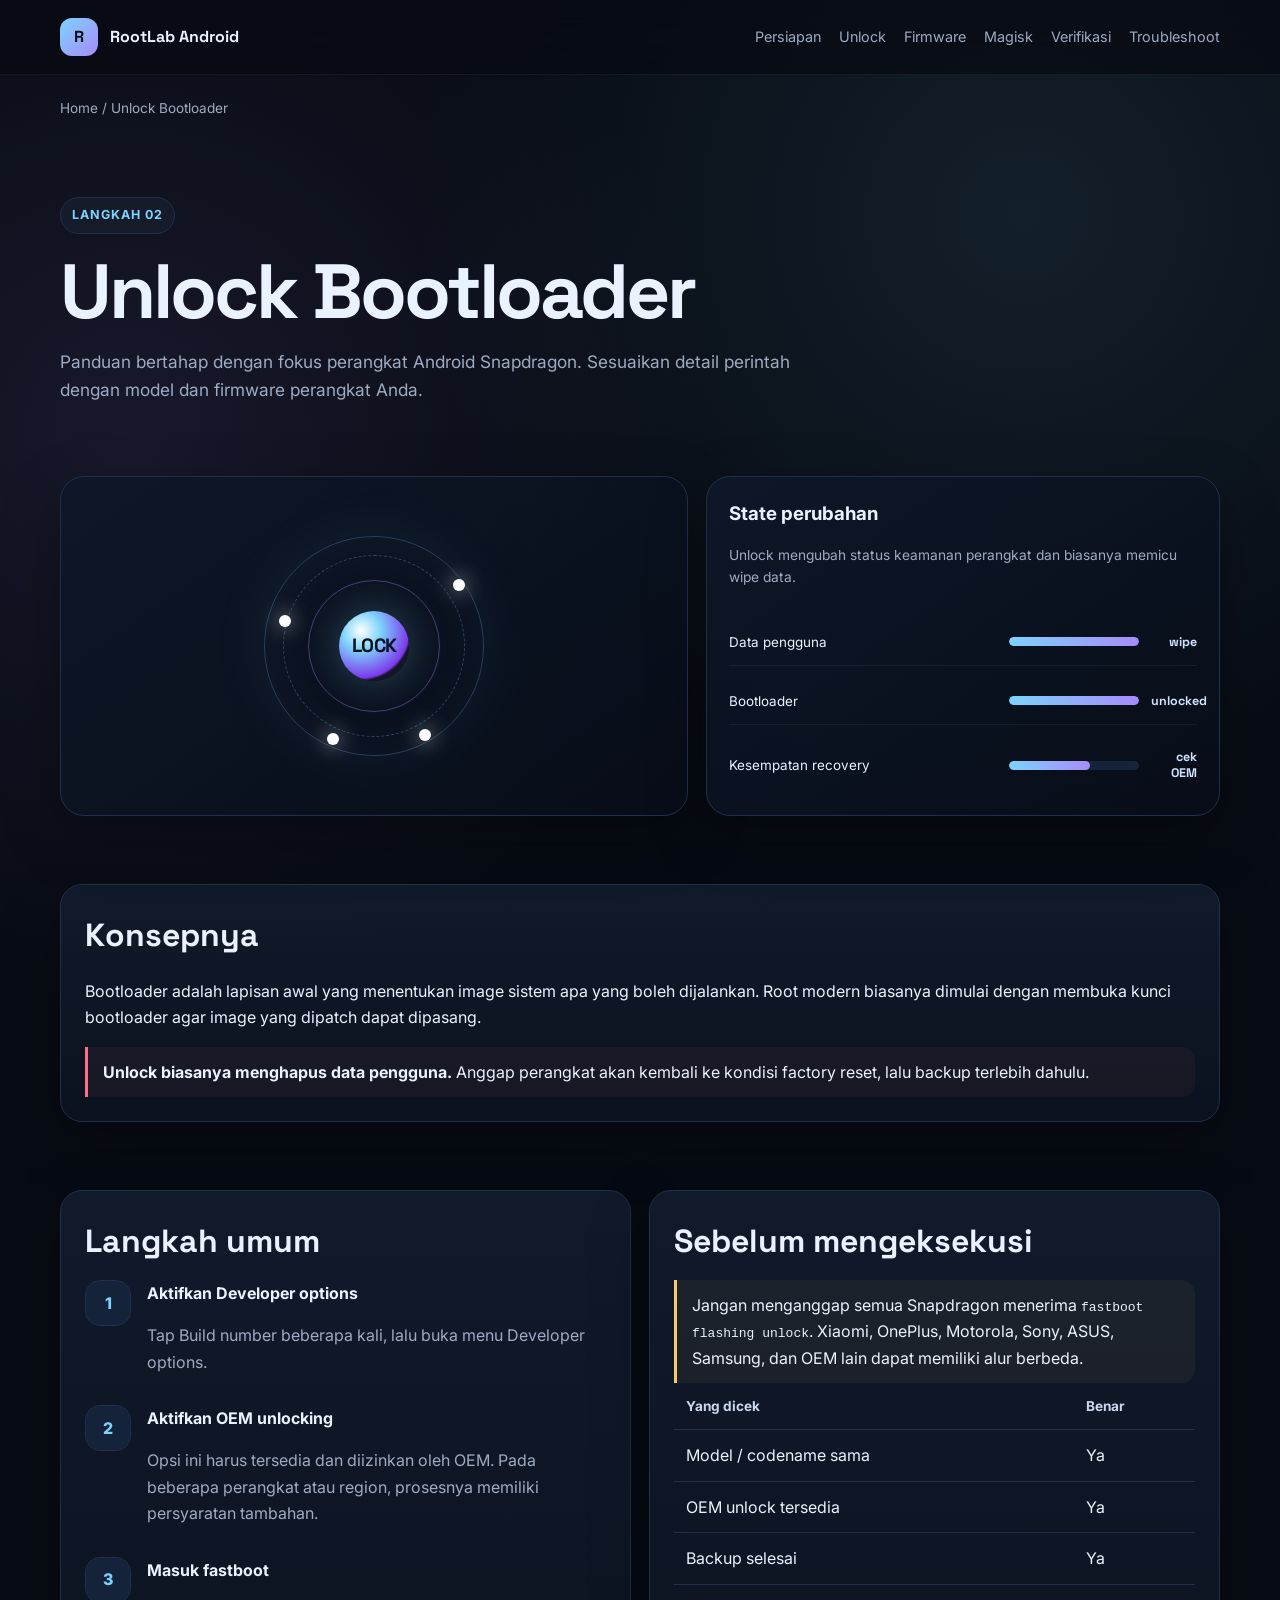
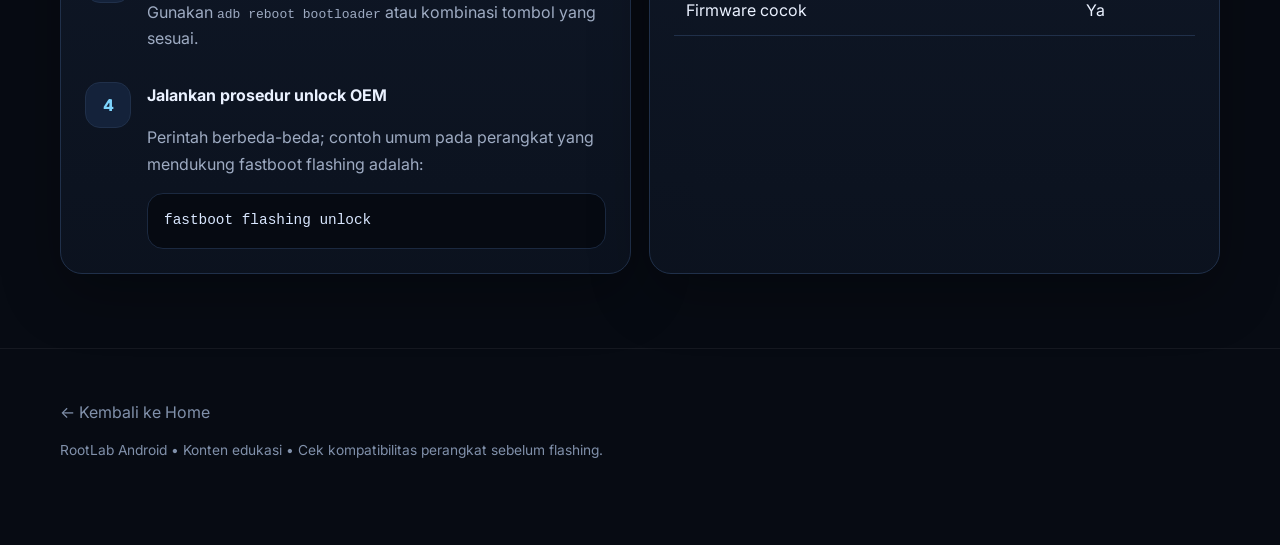
<file: unlock-bootloader/index.html>
<!doctype html><html lang="id"><head><meta charset="utf-8"><meta name="viewport" content="width=device-width,initial-scale=1"><title>Unlock Bootloader — RootLab Android</title><link rel="stylesheet" href="../styles.css"><script defer src="../script.js"></script></head><body>
<header class="nav"><div class="wrap navin"><a class="brand" href="../"><span class="logo">R</span><span>RootLab Android</span></a><nav class="links"><a href="../prepare/">Persiapan</a><a href="../unlock-bootloader/">Unlock</a><a href="../firmware/">Firmware</a><a href="../magisk/">Magisk</a><a href="../verify/">Verifikasi</a><a href="../troubleshooting/">Troubleshoot</a></nav></div></header>
<main class="wrap"><div class="breadcrumb"><a href="../">Home</a> / Unlock Bootloader</div><section class="hero" style="padding-bottom:20px"><span class="eyebrow">Langkah 02</span><h1>Unlock Bootloader</h1><p class="muted">Panduan bertahap dengan fokus perangkat Android Snapdragon. Sesuaikan detail perintah dengan model dan firmware perangkat Anda.</p></section><section class="section"><div class="risk-grid"><div class="graphic status-orbit"><div class="ring"><div class="ring-core"><span>LOCK</span></div><span class="ring-dot rd1"></span><span class="ring-dot rd2"></span><span class="ring-dot rd3"></span><span class="ring-dot rd4"></span></div></div><div class="graphic graphic-pad"><div class="graphic-title"><div><h3>State perubahan</h3><p class="small muted">Unlock mengubah status keamanan perangkat dan biasanya memicu wipe data.</p></div></div><div class="metric-stack"><div class="metric"><div class="label">Data pengguna</div><div class="track"><span style="width:100%"></span></div><div class="value">wipe</div></div><div class="metric"><div class="label">Bootloader</div><div class="track"><span style="width:100%"></span></div><div class="value">unlocked</div></div><div class="metric"><div class="label">Kesempatan recovery</div><div class="track"><span style="width:62%"></span></div><div class="value">cek OEM</div></div></div></div></div></section><section class="section"><div class="card"><h2>Konsepnya</h2><p>Bootloader adalah lapisan awal yang menentukan image sistem apa yang boleh dijalankan. Root modern biasanya dimulai dengan membuka kunci bootloader agar image yang dipatch dapat dipasang.</p><div class="note danger"><strong>Unlock biasanya menghapus data pengguna.</strong> Anggap perangkat akan kembali ke kondisi factory reset, lalu backup terlebih dahulu.</div></div></section><section class="section"><div class="grid grid-2"><div class="card"><h2>Langkah umum</h2><div class="timeline"><div class="step"><div class="num">1</div><div><strong>Aktifkan Developer options</strong><p class="muted">Tap Build number beberapa kali, lalu buka menu Developer options.</p></div></div><div class="step"><div class="num">2</div><div><strong>Aktifkan OEM unlocking</strong><p class="muted">Opsi ini harus tersedia dan diizinkan oleh OEM. Pada beberapa perangkat atau region, prosesnya memiliki persyaratan tambahan.</p></div></div><div class="step"><div class="num">3</div><div><strong>Masuk fastboot</strong><p class="muted">Gunakan <code>adb reboot bootloader</code> atau kombinasi tombol yang sesuai.</p></div></div><div class="step"><div class="num">4</div><div><strong>Jalankan prosedur unlock OEM</strong><p class="muted">Perintah berbeda-beda; contoh umum pada perangkat yang mendukung fastboot flashing adalah:</p><div class="code">fastboot flashing unlock</div></div></div></div></div><div class="card"><h2>Sebelum mengeksekusi</h2><div class="note warnbox">Jangan menganggap semua Snapdragon menerima <code>fastboot flashing unlock</code>. Xiaomi, OnePlus, Motorola, Sony, ASUS, Samsung, dan OEM lain dapat memiliki alur berbeda.</div><table class="table"><tr><th>Yang dicek</th><th>Benar</th></tr><tr><td>Model / codename sama</td><td>Ya</td></tr><tr><td>OEM unlock tersedia</td><td>Ya</td></tr><tr><td>Backup selesai</td><td>Ya</td></tr><tr><td>Firmware cocok</td><td>Ya</td></tr></table></div></div></section></main><footer class="footer"><div class="wrap"><a href="../">← Kembali ke Home</a><p class="small">RootLab Android • Konten edukasi • Cek kompatibilitas perangkat sebelum flashing.</p></div></footer>
</body></html>
</file>
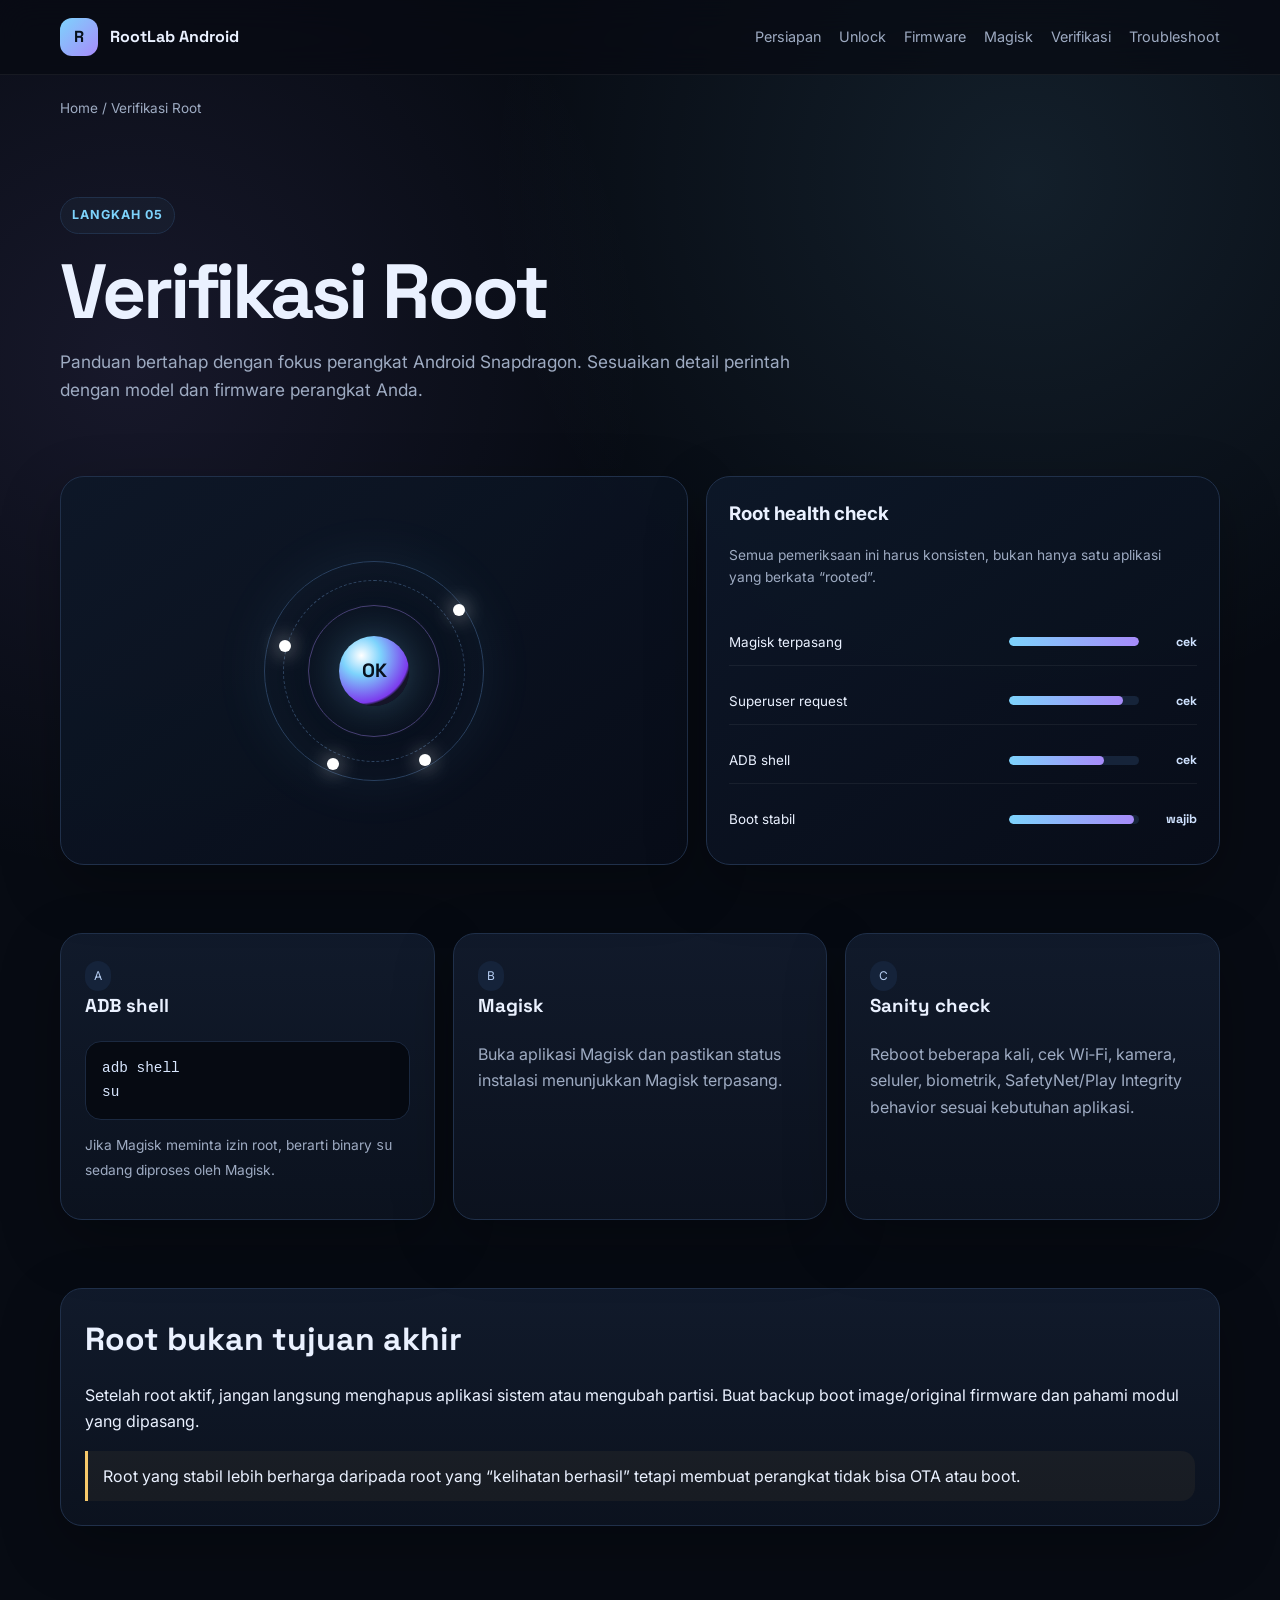
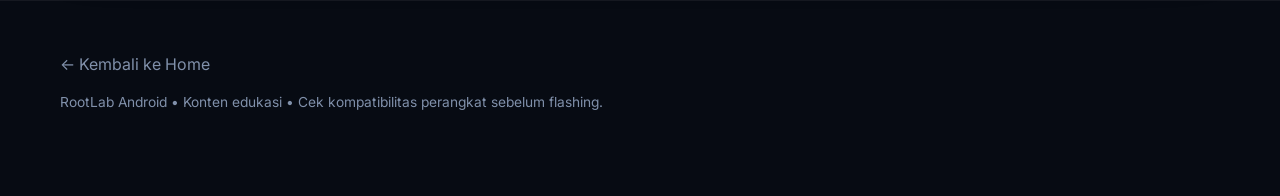
<file: verify/index.html>
<!doctype html><html lang="id"><head><meta charset="utf-8"><meta name="viewport" content="width=device-width,initial-scale=1"><title>Verifikasi Root — RootLab Android</title><link rel="stylesheet" href="../styles.css"><script defer src="../script.js"></script></head><body>
<header class="nav"><div class="wrap navin"><a class="brand" href="../"><span class="logo">R</span><span>RootLab Android</span></a><nav class="links"><a href="../prepare/">Persiapan</a><a href="../unlock-bootloader/">Unlock</a><a href="../firmware/">Firmware</a><a href="../magisk/">Magisk</a><a href="../verify/">Verifikasi</a><a href="../troubleshooting/">Troubleshoot</a></nav></div></header>
<main class="wrap"><div class="breadcrumb"><a href="../">Home</a> / Verifikasi Root</div><section class="hero" style="padding-bottom:20px"><span class="eyebrow">Langkah 05</span><h1>Verifikasi Root</h1><p class="muted">Panduan bertahap dengan fokus perangkat Android Snapdragon. Sesuaikan detail perintah dengan model dan firmware perangkat Anda.</p></section><section class="section"><div class="risk-grid"><div class="graphic status-orbit"><div class="ring"><div class="ring-core"><span>OK</span></div><span class="ring-dot rd1"></span><span class="ring-dot rd2"></span><span class="ring-dot rd3"></span><span class="ring-dot rd4"></span></div></div><div class="graphic graphic-pad"><div class="graphic-title"><div><h3>Root health check</h3><p class="small muted">Semua pemeriksaan ini harus konsisten, bukan hanya satu aplikasi yang berkata “rooted”.</p></div></div><div class="metric-stack"><div class="metric"><div class="label">Magisk terpasang</div><div class="track"><span style="width:100%"></span></div><div class="value">cek</div></div><div class="metric"><div class="label">Superuser request</div><div class="track"><span style="width:88%"></span></div><div class="value">cek</div></div><div class="metric"><div class="label">ADB shell</div><div class="track"><span style="width:73%"></span></div><div class="value">cek</div></div><div class="metric"><div class="label">Boot stabil</div><div class="track"><span style="width:96%"></span></div><div class="value">wajib</div></div></div></div></div></section><section class="section"><div class="grid grid-3"><div class="card"><span class="tag">A</span><h3>ADB shell</h3><div class="code">adb shell
su</div><p class="small muted">Jika Magisk meminta izin root, berarti binary <code>su</code> sedang diproses oleh Magisk.</p></div><div class="card"><span class="tag">B</span><h3>Magisk</h3><p class="muted">Buka aplikasi Magisk dan pastikan status instalasi menunjukkan Magisk terpasang.</p></div><div class="card"><span class="tag">C</span><h3>Sanity check</h3><p class="muted">Reboot beberapa kali, cek Wi‑Fi, kamera, seluler, biometrik, SafetyNet/Play Integrity behavior sesuai kebutuhan aplikasi.</p></div></div></section><section class="section"><div class="card"><h2>Root bukan tujuan akhir</h2><p>Setelah root aktif, jangan langsung menghapus aplikasi sistem atau mengubah partisi. Buat backup boot image/original firmware dan pahami modul yang dipasang.</p><div class="note warnbox">Root yang stabil lebih berharga daripada root yang “kelihatan berhasil” tetapi membuat perangkat tidak bisa OTA atau boot.</div></div></section></main><footer class="footer"><div class="wrap"><a href="../">← Kembali ke Home</a><p class="small">RootLab Android • Konten edukasi • Cek kompatibilitas perangkat sebelum flashing.</p></div></footer>
</body></html>
</file>
<file: styles.css>
@import url('https://fonts.googleapis.com/css2?family=Inter:wght@400;500;600;700;800&family=Space+Grotesk:wght@500;600;700&display=swap');
:root{--bg:#070b13;--panel:#0e1523;--panel2:#121c2e;--text:#eaf1ff;--muted:#9eabc2;--line:#20304a;--accent:#7dd3fc;--accent2:#a78bfa;--good:#66e3a3;--warn:#f7c96a;--bad:#fb7185;--shadow:0 20px 60px rgba(0,0,0,.28);--radius:22px}
*{box-sizing:border-box} html{scroll-behavior:smooth} body{margin:0;background:radial-gradient(circle at 80% 10%,rgba(125,211,252,.10),transparent 28%),radial-gradient(circle at 10% 20%,rgba(167,139,250,.10),transparent 28%),var(--bg);color:var(--text);font-family:Inter,system-ui,sans-serif;line-height:1.65} a{color:inherit;text-decoration:none}.wrap{width:min(1160px,calc(100% - 36px));margin:auto}.nav{position:sticky;top:0;z-index:20;background:rgba(7,11,19,.72);backdrop-filter:blur(16px);border-bottom:1px solid rgba(255,255,255,.06)}.navin{height:74px;display:flex;align-items:center;justify-content:space-between;gap:24px}.brand{display:flex;align-items:center;gap:12px;font-weight:800;font-family:'Space Grotesk',sans-serif}.logo{width:38px;height:38px;border-radius:12px;background:linear-gradient(135deg,var(--accent),var(--accent2));display:grid;place-items:center;color:#07111c;font-weight:900}.links{display:flex;gap:18px;flex-wrap:wrap}.links a{font-size:.9rem;color:var(--muted)}.links a:hover{color:var(--text)}.hero{padding:78px 0 44px}.eyebrow{display:inline-flex;gap:8px;align-items:center;padding:7px 11px;border:1px solid var(--line);border-radius:999px;color:var(--accent);background:rgba(125,211,252,.04);font-size:.78rem;font-weight:700;text-transform:uppercase;letter-spacing:.08em}.hero h1{font-family:'Space Grotesk',sans-serif;font-size:clamp(2.6rem,6vw,5.5rem);line-height:1.02;margin:18px 0 16px;max-width:900px;letter-spacing:-.04em}.hero p{font-size:1.08rem;color:var(--muted);max-width:760px}.grid{display:grid;gap:18px}.grid-2{grid-template-columns:repeat(2,minmax(0,1fr))}.grid-3{grid-template-columns:repeat(3,minmax(0,1fr))}.card{background:linear-gradient(180deg,rgba(18,28,46,.88),rgba(12,19,32,.88));border:1px solid var(--line);border-radius:var(--radius);box-shadow:var(--shadow);padding:24px}.card h3,.card h2{margin-top:0;font-family:'Space Grotesk',sans-serif}.muted{color:var(--muted)}.kpi{font-size:2rem;font-weight:800;font-family:'Space Grotesk',sans-serif}.tag{display:inline-block;padding:5px 9px;border-radius:999px;background:#15233a;color:#b5cdf2;font-size:.75rem;margin:3px 4px 0 0}.pill-good{color:var(--good)}.pill-warn{color:var(--warn)}.pill-bad{color:var(--bad)}.btns{display:flex;gap:12px;flex-wrap:wrap;margin-top:26px}.btn{display:inline-flex;align-items:center;justify-content:center;padding:12px 16px;border-radius:14px;border:1px solid var(--line);background:#111b2b;font-weight:700}.btn.primary{border:0;background:linear-gradient(135deg,var(--accent),var(--accent2));color:#09101c}.section{padding:34px 0}.section h2{font-family:'Space Grotesk',sans-serif;font-size:2rem;margin:0 0 12px}.section-head{display:flex;align-items:end;justify-content:space-between;gap:20px;margin-bottom:18px}.timeline{display:grid;gap:14px}.step{display:grid;grid-template-columns:46px 1fr;gap:16px;align-items:start}.num{width:46px;height:46px;border-radius:15px;background:#14223a;border:1px solid var(--line);display:grid;place-items:center;font-weight:800;color:var(--accent)}.flow{display:flex;align-items:center;gap:10px;flex-wrap:wrap}.flow .node{padding:13px 14px;border:1px solid var(--line);border-radius:14px;background:#0d1625}.arrow{color:#71819c}.code{background:#060a12;border:1px solid #1b2940;border-radius:16px;padding:15px 16px;overflow:auto;color:#d9e7ff;font:500 .9rem/1.65 ui-monospace,SFMono-Regular,Menlo,Consolas,monospace;white-space:pre}.note{border-left:3px solid var(--accent);padding:12px 15px;background:rgba(125,211,252,.05);border-radius:0 14px 14px 0}.warnbox{border-left-color:var(--warn);background:rgba(247,201,106,.05)}.danger{border-left-color:var(--bad);background:rgba(251,113,133,.05)}.ok{border-left-color:var(--good);background:rgba(102,227,163,.05)}.bar{height:10px;border-radius:999px;background:#17243a;overflow:hidden}.bar>span{display:block;height:100%;background:linear-gradient(90deg,var(--accent),var(--accent2));border-radius:999px}.chart{display:grid;gap:10px}.chart-row{display:grid;grid-template-columns:180px 1fr 54px;gap:10px;align-items:center;font-size:.9rem}.footer{padding:50px 0 70px;color:#8090aa;border-top:1px solid rgba(255,255,255,.06);margin-top:40px}.mini-grid{display:grid;grid-template-columns:repeat(4,minmax(0,1fr));gap:12px}.mini{padding:16px;border:1px solid var(--line);border-radius:16px;background:#0c1422}.mini strong{display:block;margin-bottom:5px}.toc{position:sticky;top:92px}.toc a{display:block;padding:10px 12px;color:var(--muted);border-left:2px solid var(--line)}.toc a:hover{color:var(--text);border-left-color:var(--accent)}.table{width:100%;border-collapse:collapse}.table th,.table td{padding:12px;border-bottom:1px solid var(--line);text-align:left;vertical-align:top}.table th{color:#c9d7ef;font-size:.85rem}.search{width:100%;padding:13px 15px;border-radius:14px;border:1px solid var(--line);background:#0b1320;color:var(--text);outline:none}.search:focus{border-color:var(--accent)}.small{font-size:.86rem}.hero-visual{min-height:240px;display:grid;place-items:center;border:1px solid var(--line);border-radius:26px;background:linear-gradient(145deg,rgba(125,211,252,.07),rgba(167,139,250,.08));overflow:hidden}.orbit{width:220px;height:130px;border:1px solid rgba(125,211,252,.45);border-radius:50%;transform:rotate(18deg);position:relative}.orbit:before,.orbit:after{content:'';position:absolute;inset:20px 42px;border:1px solid rgba(167,139,250,.4);border-radius:50%}.core{position:absolute;width:52px;height:52px;border-radius:50%;left:50%;top:50%;transform:translate(-50%,-50%);background:radial-gradient(circle at 35% 35%,#fff,#7dd3fc 35%,#8b5cf6 70%,transparent 72%);box-shadow:0 0 35px rgba(125,211,252,.45)}.dot{position:absolute;width:10px;height:10px;border-radius:50%;background:#fff;box-shadow:0 0 12px #fff}.d1{left:18px;top:56px}.d2{right:28px;bottom:14px}.d3{right:45px;top:14px}.section .list{padding-left:19px}.list li{margin:6px 0}.breadcrumb{padding-top:22px;color:var(--muted);font-size:.85rem}.mobile-only{display:none}@media(max-width:860px){.grid-2,.grid-3{grid-template-columns:1fr}.mini-grid{grid-template-columns:repeat(2,minmax(0,1fr))}.links{display:none}.mobile-only{display:inline-flex}.hero{padding-top:52px}.chart-row{grid-template-columns:130px 1fr 42px}.toc{position:static}.navin{height:66px}}
@media(max-width:500px){.wrap{width:min(100% - 24px,1160px)}.card{padding:18px}.mini-grid{grid-template-columns:1fr}.chart-row{grid-template-columns:100px 1fr 38px;font-size:.78rem}}

/* ===== Modern graphics layer ===== */
.graphic{position:relative;overflow:hidden;border:1px solid var(--line);border-radius:24px;background:linear-gradient(145deg,rgba(13,23,40,.96),rgba(8,13,24,.96));box-shadow:var(--shadow)}
.graphic-glow{position:absolute;width:280px;height:280px;border-radius:50%;filter:blur(50px);opacity:.22;pointer-events:none}
.glow-a{background:var(--accent);right:-90px;top:-130px}.glow-b{background:var(--accent2);left:-110px;bottom:-150px}
.graphic-pad{padding:22px}.graphic-title{display:flex;align-items:center;justify-content:space-between;gap:16px;margin-bottom:16px}.graphic-title h3{margin:0}.legend{display:flex;gap:12px;flex-wrap:wrap;font-size:.75rem;color:var(--muted)}.legend span{display:inline-flex;align-items:center;gap:6px}.legend i{width:8px;height:8px;border-radius:50%;display:inline-block;background:var(--accent)}.legend i.purple{background:var(--accent2)}.legend i.green{background:var(--good)}
.pipeline{display:grid;grid-template-columns:repeat(6,1fr);gap:8px;align-items:center;position:relative;padding:18px 0 8px}.pipeline:before{content:'';position:absolute;left:7%;right:7%;top:42px;height:2px;background:linear-gradient(90deg,transparent,var(--accent),var(--accent2),transparent);opacity:.45}.pipe{position:relative;z-index:1;display:flex;flex-direction:column;align-items:center;gap:9px;text-align:center}.pipe .ico{width:58px;height:58px;border:1px solid #29405f;border-radius:18px;display:grid;place-items:center;background:linear-gradient(145deg,#132138,#0c1424);box-shadow:0 10px 30px rgba(0,0,0,.22)}.pipe .ico svg{width:28px;height:28px}.pipe b{font-size:.76rem;line-height:1.25}.pipe small{font-size:.68rem;color:var(--muted)}
.status-orbit{min-height:300px;display:grid;place-items:center;padding:30px}.ring{position:relative;width:220px;height:220px;border-radius:50%;border:1px solid #29405f;box-shadow:inset 0 0 60px rgba(125,211,252,.04),0 0 60px rgba(125,211,252,.07)}.ring:before,.ring:after{content:'';position:absolute;border-radius:50%;inset:18px;border:1px dashed #304764}.ring:after{inset:43px;border-style:solid;border-color:#463f73}.ring-core{position:absolute;inset:74px;border-radius:50%;display:grid;place-items:center;background:radial-gradient(circle at 32% 28%,#fff, #7dd3fc 28%, #7c3aed 68%,#151528 72%);box-shadow:0 0 40px rgba(125,211,252,.28)}.ring-core span{font:800 1.2rem 'Space Grotesk';color:#08111d;letter-spacing:-.04em}.ring-dot{position:absolute;width:12px;height:12px;border-radius:50%;background:#fff;box-shadow:0 0 20px rgba(255,255,255,.8)}.rd1{left:14px;top:78px}.rd2{right:18px;top:42px}.rd3{right:52px;bottom:14px}.rd4{left:62px;bottom:10px}
.metric-stack{display:grid;gap:12px}.metric{display:grid;grid-template-columns:1fr 130px 46px;align-items:center;gap:12px;padding:12px 0;border-bottom:1px solid rgba(255,255,255,.06)}.metric:last-child{border-bottom:0}.metric .label{font-size:.84rem}.metric .track{height:9px;border-radius:99px;background:#16243a;overflow:hidden}.metric .track span{display:block;height:100%;border-radius:99px;background:linear-gradient(90deg,var(--accent),var(--accent2));animation:grow .9s ease-out}.metric .value{font:800 .78rem 'Space Grotesk';text-align:right;color:#cfe2ff}.metric-note{font-size:.72rem;color:var(--muted);margin-top:12px}.metric-scale{font-size:.68rem;color:#7487a5;display:flex;justify-content:space-between;margin-top:-6px}
.risk-grid{display:grid;grid-template-columns:1.1fr .9fr;gap:18px}.risk{padding:20px}.risk-gauge{display:grid;grid-template-columns:140px 1fr;gap:18px;align-items:center}.gauge{width:140px;height:140px;border-radius:50%;display:grid;place-items:center;background:conic-gradient(var(--bad) 0 72%, #17243a 72% 100%);position:relative}.gauge:after{content:'';position:absolute;inset:13px;border-radius:50%;background:#0c1422;border:1px solid var(--line)}.gauge-center{position:relative;z-index:1;text-align:center}.gauge-center strong{display:block;font:800 1.45rem 'Space Grotesk'}.gauge-center span{font-size:.68rem;color:var(--muted)}.risk-list{display:grid;gap:10px}.risk-item{display:grid;grid-template-columns:10px 1fr;gap:9px;align-items:start}.risk-item i{width:10px;height:10px;border-radius:50%;margin-top:6px;background:var(--warn)}.risk-item strong{display:block;font-size:.82rem}.risk-item small{color:var(--muted);font-size:.72rem}
.arch{display:grid;grid-template-columns:repeat(4,1fr);gap:10px}.arch .layer{min-height:110px;padding:14px;border:1px solid var(--line);border-radius:18px;background:linear-gradient(180deg,#111d31,#0b1321);position:relative;overflow:hidden}.layer .stripe{height:4px;border-radius:99px;background:linear-gradient(90deg,var(--accent),var(--accent2));margin-bottom:12px}.layer h4{margin:0 0 5px;font:700 .88rem 'Space Grotesk'}.layer p{margin:0;color:var(--muted);font-size:.72rem;line-height:1.45}.chip{display:inline-flex;align-items:center;gap:7px;padding:8px 11px;border:1px solid var(--line);border-radius:999px;background:#0f192a;font-size:.72rem;color:#bcd0ee}.chip b{color:var(--text)}
.balance{display:grid;grid-template-columns:1fr 90px 1fr;gap:16px;align-items:stretch}.balance-panel{padding:18px;border-radius:18px;border:1px solid var(--line);background:#0d1625}.balance-panel h3{margin:0 0 12px}.balance-panel ul{margin:0;padding-left:18px;color:var(--muted)}.balance-panel li{margin:7px 0}.balance-mid{display:grid;place-items:center}.balance-mid .scale{width:78px;height:78px;border-radius:22px;border:1px solid var(--line);display:grid;place-items:center;background:linear-gradient(145deg,#111e32,#0a1220);transform:rotate(-7deg);box-shadow:0 18px 40px rgba(0,0,0,.28)}
.diag{display:grid;grid-template-columns:repeat(3,1fr);gap:10px}.diag-step{padding:16px;border:1px solid var(--line);border-radius:18px;background:#0d1625}.diag-step .badge{display:inline-grid;place-items:center;width:28px;height:28px;border-radius:9px;background:#15243a;color:var(--accent);font-weight:800;font-size:.75rem}.diag-step h4{margin:10px 0 5px;font:700 .9rem 'Space Grotesk'}.diag-step p{margin:0;color:var(--muted);font-size:.74rem}.diag-branch{margin-top:14px;padding:12px 14px;border:1px dashed #2b3b57;border-radius:15px;color:#bcd0ee;font-size:.76rem}
@keyframes grow{from{width:0}}@media (prefers-reduced-motion:reduce){.metric .track span{animation:none}}
@media(max-width:860px){.pipeline{grid-template-columns:repeat(3,1fr)}.pipeline:before{display:none}.arch{grid-template-columns:repeat(2,1fr)}.risk-grid,.balance{grid-template-columns:1fr}.balance-mid{display:none}.diag{grid-template-columns:1fr}.metric{grid-template-columns:1fr 120px 42px}}
@media(max-width:500px){.pipeline{grid-template-columns:repeat(2,1fr)}.arch{grid-template-columns:1fr}.risk-gauge{grid-template-columns:1fr}.gauge{margin:auto}.metric{grid-template-columns:1fr}.metric .value{text-align:left}.metric-scale{display:none}}
</file>
